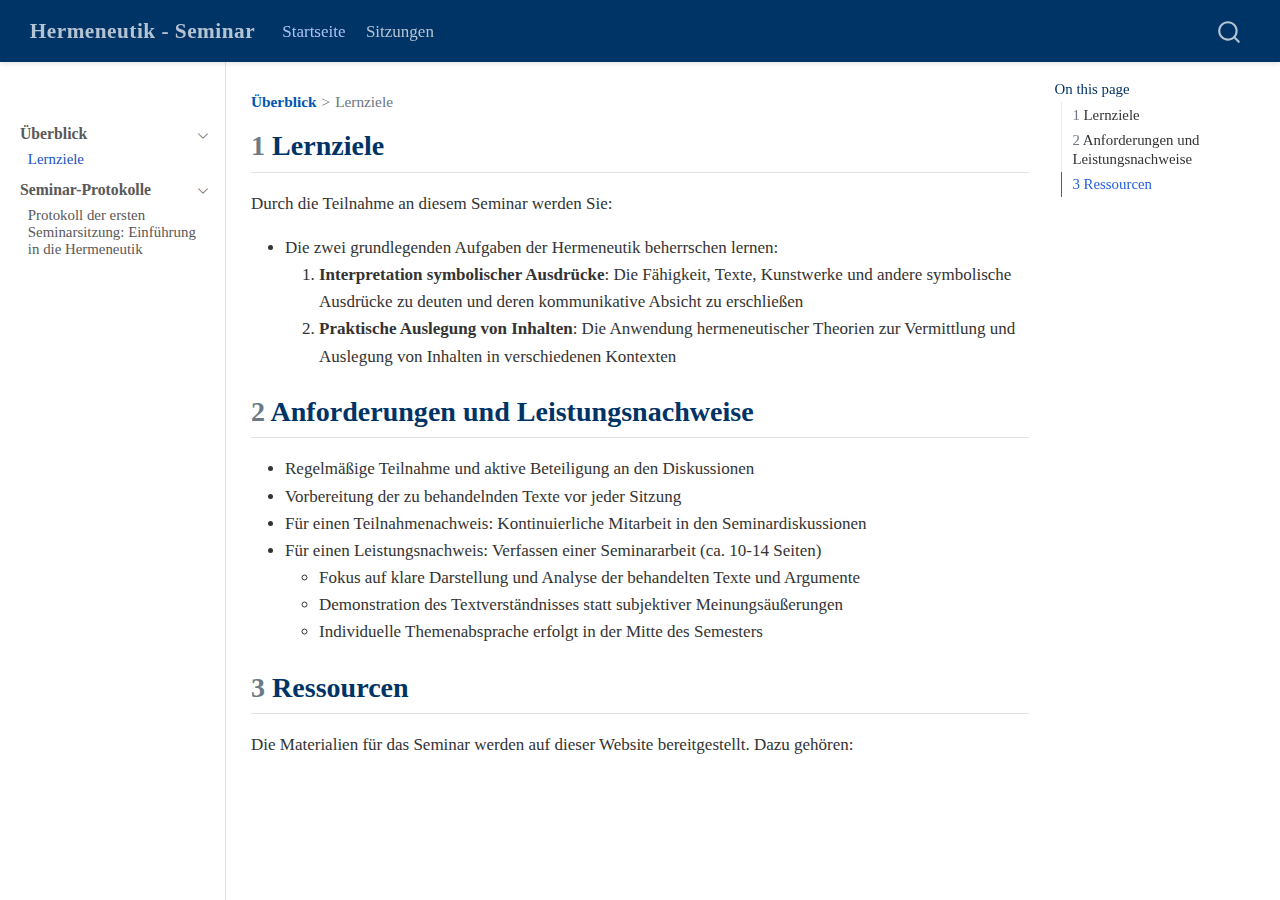
<file: index.html>
<!DOCTYPE html>
<html xmlns="http://www.w3.org/1999/xhtml" lang="en" xml:lang="en"><head>

<meta charset="utf-8">
<meta name="generator" content="quarto-1.7.27">

<meta name="viewport" content="width=device-width, initial-scale=1.0, user-scalable=yes">


<title>Hermeneutik - Seminar</title>
<style>
code{white-space: pre-wrap;}
span.smallcaps{font-variant: small-caps;}
div.columns{display: flex; gap: min(4vw, 1.5em);}
div.column{flex: auto; overflow-x: auto;}
div.hanging-indent{margin-left: 1.5em; text-indent: -1.5em;}
ul.task-list{list-style: none;}
ul.task-list li input[type="checkbox"] {
  width: 0.8em;
  margin: 0 0.8em 0.2em -1em; /* quarto-specific, see https://github.com/quarto-dev/quarto-cli/issues/4556 */ 
  vertical-align: middle;
}
</style>


<script src="site_libs/quarto-nav/quarto-nav.js"></script>
<script src="site_libs/quarto-nav/headroom.min.js"></script>
<script src="site_libs/clipboard/clipboard.min.js"></script>
<script src="site_libs/quarto-search/autocomplete.umd.js"></script>
<script src="site_libs/quarto-search/fuse.min.js"></script>
<script src="site_libs/quarto-search/quarto-search.js"></script>
<meta name="quarto:offset" content="./">
<script src="site_libs/quarto-html/quarto.js" type="module"></script>
<script src="site_libs/quarto-html/tabsets/tabsets.js" type="module"></script>
<script src="site_libs/quarto-html/popper.min.js"></script>
<script src="site_libs/quarto-html/tippy.umd.min.js"></script>
<script src="site_libs/quarto-html/anchor.min.js"></script>
<link href="site_libs/quarto-html/tippy.css" rel="stylesheet">
<link href="site_libs/quarto-html/quarto-syntax-highlighting-985aa47af68dae11cd4d235c71fb941e.css" rel="stylesheet" id="quarto-text-highlighting-styles">
<script src="site_libs/bootstrap/bootstrap.min.js"></script>
<link href="site_libs/bootstrap/bootstrap-icons.css" rel="stylesheet">
<link href="site_libs/bootstrap/bootstrap-c4572bba955169976dde0fab732ab8ef.min.css" rel="stylesheet" append-hash="true" id="quarto-bootstrap" data-mode="light">
<script id="quarto-search-options" type="application/json">{
  "location": "navbar",
  "copy-button": false,
  "collapse-after": 3,
  "panel-placement": "end",
  "type": "overlay",
  "limit": 50,
  "keyboard-shortcut": [
    "f",
    "/",
    "s"
  ],
  "show-item-context": false,
  "language": {
    "search-no-results-text": "No results",
    "search-matching-documents-text": "matching documents",
    "search-copy-link-title": "Copy link to search",
    "search-hide-matches-text": "Hide additional matches",
    "search-more-match-text": "more match in this document",
    "search-more-matches-text": "more matches in this document",
    "search-clear-button-title": "Clear",
    "search-text-placeholder": "",
    "search-detached-cancel-button-title": "Cancel",
    "search-submit-button-title": "Submit",
    "search-label": "Search"
  }
}</script>


<link rel="stylesheet" href="styles.css">
</head>

<body class="nav-sidebar docked nav-fixed quarto-light">

<div id="quarto-search-results"></div>
  <header id="quarto-header" class="headroom fixed-top">
    <nav class="navbar navbar-expand-lg " data-bs-theme="dark">
      <div class="navbar-container container-fluid">
      <div class="navbar-brand-container mx-auto">
    <a class="navbar-brand" href="./index.html">
    <span class="navbar-title">Hermeneutik - Seminar</span>
    </a>
  </div>
            <div id="quarto-search" class="" title="Search"></div>
          <button class="navbar-toggler" type="button" data-bs-toggle="collapse" data-bs-target="#navbarCollapse" aria-controls="navbarCollapse" role="menu" aria-expanded="false" aria-label="Toggle navigation" onclick="if (window.quartoToggleHeadroom) { window.quartoToggleHeadroom(); }">
  <span class="navbar-toggler-icon"></span>
</button>
          <div class="collapse navbar-collapse" id="navbarCollapse">
            <ul class="navbar-nav navbar-nav-scroll me-auto">
  <li class="nav-item">
    <a class="nav-link active" href="./index.html" aria-current="page"> 
<span class="menu-text">Startseite</span></a>
  </li>  
  <li class="nav-item">
    <a class="nav-link" href="./sitzung.html"> 
<span class="menu-text">Sitzungen</span></a>
  </li>  
</ul>
          </div> <!-- /navcollapse -->
            <div class="quarto-navbar-tools">
</div>
      </div> <!-- /container-fluid -->
    </nav>
  <nav class="quarto-secondary-nav">
    <div class="container-fluid d-flex">
      <button type="button" class="quarto-btn-toggle btn" data-bs-toggle="collapse" role="button" data-bs-target=".quarto-sidebar-collapse-item" aria-controls="quarto-sidebar" aria-expanded="false" aria-label="Toggle sidebar navigation" onclick="if (window.quartoToggleHeadroom) { window.quartoToggleHeadroom(); }">
        <i class="bi bi-layout-text-sidebar-reverse"></i>
      </button>
        <nav class="quarto-page-breadcrumbs" aria-label="breadcrumb"><ol class="breadcrumb"><li class="breadcrumb-item"><a href="./index.html"><strong>Überblick</strong></a></li><li class="breadcrumb-item"><a href="./index.html">Lernziele</a></li></ol></nav>
        <a class="flex-grow-1" role="navigation" data-bs-toggle="collapse" data-bs-target=".quarto-sidebar-collapse-item" aria-controls="quarto-sidebar" aria-expanded="false" aria-label="Toggle sidebar navigation" onclick="if (window.quartoToggleHeadroom) { window.quartoToggleHeadroom(); }">      
        </a>
      <button type="button" class="btn quarto-search-button" aria-label="Search" onclick="window.quartoOpenSearch();">
        <i class="bi bi-search"></i>
      </button>
    </div>
  </nav>
</header>
<!-- content -->
<div id="quarto-content" class="quarto-container page-columns page-rows-contents page-layout-article page-navbar">
<!-- sidebar -->
  <nav id="quarto-sidebar" class="sidebar collapse collapse-horizontal quarto-sidebar-collapse-item sidebar-navigation docked overflow-auto">
        <div class="mt-2 flex-shrink-0 align-items-center">
        <div class="sidebar-search">
        <div id="quarto-search" class="" title="Search"></div>
        </div>
        </div>
    <div class="sidebar-menu-container"> 
    <ul class="list-unstyled mt-1">
        <li class="sidebar-item sidebar-item-section">
      <div class="sidebar-item-container"> 
            <a class="sidebar-item-text sidebar-link text-start" data-bs-toggle="collapse" data-bs-target="#quarto-sidebar-section-1" role="navigation" aria-expanded="true">
 <span class="menu-text"><strong>Überblick</strong></span></a>
          <a class="sidebar-item-toggle text-start" data-bs-toggle="collapse" data-bs-target="#quarto-sidebar-section-1" role="navigation" aria-expanded="true" aria-label="Toggle section">
            <i class="bi bi-chevron-right ms-2"></i>
          </a> 
      </div>
      <ul id="quarto-sidebar-section-1" class="collapse list-unstyled sidebar-section depth1 show">  
          <li class="sidebar-item">
  <div class="sidebar-item-container"> 
  <a href="./index.html" class="sidebar-item-text sidebar-link active">
 <span class="menu-text">Lernziele</span></a>
  </div>
</li>
      </ul>
  </li>
        <li class="sidebar-item sidebar-item-section">
      <div class="sidebar-item-container"> 
            <a class="sidebar-item-text sidebar-link text-start" data-bs-toggle="collapse" data-bs-target="#quarto-sidebar-section-2" role="navigation" aria-expanded="true">
 <span class="menu-text"><strong>Seminar-Protokolle</strong></span></a>
          <a class="sidebar-item-toggle text-start" data-bs-toggle="collapse" data-bs-target="#quarto-sidebar-section-2" role="navigation" aria-expanded="true" aria-label="Toggle section">
            <i class="bi bi-chevron-right ms-2"></i>
          </a> 
      </div>
      <ul id="quarto-sidebar-section-2" class="collapse list-unstyled sidebar-section depth1 show">  
          <li class="sidebar-item">
  <div class="sidebar-item-container"> 
  <a href="./sitzung.html" class="sidebar-item-text sidebar-link">
 <span class="menu-text">Protokoll der ersten Seminarsitzung: Einführung in die Hermeneutik</span></a>
  </div>
</li>
      </ul>
  </li>
    </ul>
    </div>
</nav>
<div id="quarto-sidebar-glass" class="quarto-sidebar-collapse-item" data-bs-toggle="collapse" data-bs-target=".quarto-sidebar-collapse-item"></div>
<!-- margin-sidebar -->
    <div id="quarto-margin-sidebar" class="sidebar margin-sidebar">
        <nav id="TOC" role="doc-toc" class="toc-active">
    <h2 id="toc-title">On this page</h2>
   
  <ul>
  <li><a href="#lernziele" id="toc-lernziele" class="nav-link active" data-scroll-target="#lernziele"><span class="header-section-number">1</span> Lernziele</a></li>
  <li><a href="#anforderungen-und-leistungsnachweise" id="toc-anforderungen-und-leistungsnachweise" class="nav-link" data-scroll-target="#anforderungen-und-leistungsnachweise"><span class="header-section-number">2</span> Anforderungen und Leistungsnachweise</a></li>
  <li><a href="#ressourcen" id="toc-ressourcen" class="nav-link" data-scroll-target="#ressourcen"><span class="header-section-number">3</span> Ressourcen</a></li>
  </ul>
</nav>
    </div>
<!-- main -->
<main class="content" id="quarto-document-content"><header id="title-block-header" class="quarto-title-block"><nav class="quarto-page-breadcrumbs quarto-title-breadcrumbs d-none d-lg-block" aria-label="breadcrumb"><ol class="breadcrumb"><li class="breadcrumb-item"><a href="./index.html"><strong>Überblick</strong></a></li><li class="breadcrumb-item"><a href="./index.html">Lernziele</a></li></ol></nav></header>




<section id="lernziele" class="level2" data-number="1">
<h2 data-number="1" class="anchored" data-anchor-id="lernziele"><span class="header-section-number">1</span> Lernziele</h2>
<p>Durch die Teilnahme an diesem Seminar werden Sie:</p>
<ul>
<li>Die zwei grundlegenden Aufgaben der Hermeneutik beherrschen lernen:
<ol type="1">
<li><strong>Interpretation symbolischer Ausdrücke</strong>: Die Fähigkeit, Texte, Kunstwerke und andere symbolische Ausdrücke zu deuten und deren kommunikative Absicht zu erschließen</li>
<li><strong>Praktische Auslegung von Inhalten</strong>: Die Anwendung hermeneutischer Theorien zur Vermittlung und Auslegung von Inhalten in verschiedenen Kontexten</li>
</ol></li>
</ul>
</section>
<section id="anforderungen-und-leistungsnachweise" class="level2" data-number="2">
<h2 data-number="2" class="anchored" data-anchor-id="anforderungen-und-leistungsnachweise"><span class="header-section-number">2</span> Anforderungen und Leistungsnachweise</h2>
<ul>
<li>Regelmäßige Teilnahme und aktive Beteiligung an den Diskussionen</li>
<li>Vorbereitung der zu behandelnden Texte vor jeder Sitzung</li>
<li>Für einen Teilnahmenachweis: Kontinuierliche Mitarbeit in den Seminardiskussionen</li>
<li>Für einen Leistungsnachweis: Verfassen einer Seminararbeit (ca. 10-14 Seiten)
<ul>
<li>Fokus auf klare Darstellung und Analyse der behandelten Texte und Argumente</li>
<li>Demonstration des Textverständnisses statt subjektiver Meinungsäußerungen</li>
<li>Individuelle Themenabsprache erfolgt in der Mitte des Semesters</li>
</ul></li>
</ul>
</section>
<section id="ressourcen" class="level2" data-number="3">
<h2 data-number="3" class="anchored" data-anchor-id="ressourcen"><span class="header-section-number">3</span> Ressourcen</h2>
<p>Die Materialien für das Seminar werden auf dieser Website bereitgestellt. Dazu gehören:</p>


</section>

</main> <!-- /main -->
<script id="quarto-html-after-body" type="application/javascript">
  window.document.addEventListener("DOMContentLoaded", function (event) {
    const icon = "";
    const anchorJS = new window.AnchorJS();
    anchorJS.options = {
      placement: 'right',
      icon: icon
    };
    anchorJS.add('.anchored');
    const isCodeAnnotation = (el) => {
      for (const clz of el.classList) {
        if (clz.startsWith('code-annotation-')) {                     
          return true;
        }
      }
      return false;
    }
    const onCopySuccess = function(e) {
      // button target
      const button = e.trigger;
      // don't keep focus
      button.blur();
      // flash "checked"
      button.classList.add('code-copy-button-checked');
      var currentTitle = button.getAttribute("title");
      button.setAttribute("title", "Copied!");
      let tooltip;
      if (window.bootstrap) {
        button.setAttribute("data-bs-toggle", "tooltip");
        button.setAttribute("data-bs-placement", "left");
        button.setAttribute("data-bs-title", "Copied!");
        tooltip = new bootstrap.Tooltip(button, 
          { trigger: "manual", 
            customClass: "code-copy-button-tooltip",
            offset: [0, -8]});
        tooltip.show();    
      }
      setTimeout(function() {
        if (tooltip) {
          tooltip.hide();
          button.removeAttribute("data-bs-title");
          button.removeAttribute("data-bs-toggle");
          button.removeAttribute("data-bs-placement");
        }
        button.setAttribute("title", currentTitle);
        button.classList.remove('code-copy-button-checked');
      }, 1000);
      // clear code selection
      e.clearSelection();
    }
    const getTextToCopy = function(trigger) {
        const codeEl = trigger.previousElementSibling.cloneNode(true);
        for (const childEl of codeEl.children) {
          if (isCodeAnnotation(childEl)) {
            childEl.remove();
          }
        }
        return codeEl.innerText;
    }
    const clipboard = new window.ClipboardJS('.code-copy-button:not([data-in-quarto-modal])', {
      text: getTextToCopy
    });
    clipboard.on('success', onCopySuccess);
    if (window.document.getElementById('quarto-embedded-source-code-modal')) {
      const clipboardModal = new window.ClipboardJS('.code-copy-button[data-in-quarto-modal]', {
        text: getTextToCopy,
        container: window.document.getElementById('quarto-embedded-source-code-modal')
      });
      clipboardModal.on('success', onCopySuccess);
    }
      var localhostRegex = new RegExp(/^(?:http|https):\/\/localhost\:?[0-9]*\//);
      var mailtoRegex = new RegExp(/^mailto:/);
        var filterRegex = new RegExp("https:\/\/grasshoff\.github\.io\/hermeneutik\/");
      var isInternal = (href) => {
          return filterRegex.test(href) || localhostRegex.test(href) || mailtoRegex.test(href);
      }
      // Inspect non-navigation links and adorn them if external
     var links = window.document.querySelectorAll('a[href]:not(.nav-link):not(.navbar-brand):not(.toc-action):not(.sidebar-link):not(.sidebar-item-toggle):not(.pagination-link):not(.no-external):not([aria-hidden]):not(.dropdown-item):not(.quarto-navigation-tool):not(.about-link)');
      for (var i=0; i<links.length; i++) {
        const link = links[i];
        if (!isInternal(link.href)) {
          // undo the damage that might have been done by quarto-nav.js in the case of
          // links that we want to consider external
          if (link.dataset.originalHref !== undefined) {
            link.href = link.dataset.originalHref;
          }
            // target, if specified
            link.setAttribute("target", "_blank");
            if (link.getAttribute("rel") === null) {
              link.setAttribute("rel", "noopener");
            }
        }
      }
    function tippyHover(el, contentFn, onTriggerFn, onUntriggerFn) {
      const config = {
        allowHTML: true,
        maxWidth: 500,
        delay: 100,
        arrow: false,
        appendTo: function(el) {
            return el.parentElement;
        },
        interactive: true,
        interactiveBorder: 10,
        theme: 'quarto',
        placement: 'bottom-start',
      };
      if (contentFn) {
        config.content = contentFn;
      }
      if (onTriggerFn) {
        config.onTrigger = onTriggerFn;
      }
      if (onUntriggerFn) {
        config.onUntrigger = onUntriggerFn;
      }
      window.tippy(el, config); 
    }
    const noterefs = window.document.querySelectorAll('a[role="doc-noteref"]');
    for (var i=0; i<noterefs.length; i++) {
      const ref = noterefs[i];
      tippyHover(ref, function() {
        // use id or data attribute instead here
        let href = ref.getAttribute('data-footnote-href') || ref.getAttribute('href');
        try { href = new URL(href).hash; } catch {}
        const id = href.replace(/^#\/?/, "");
        const note = window.document.getElementById(id);
        if (note) {
          return note.innerHTML;
        } else {
          return "";
        }
      });
    }
    const xrefs = window.document.querySelectorAll('a.quarto-xref');
    const processXRef = (id, note) => {
      // Strip column container classes
      const stripColumnClz = (el) => {
        el.classList.remove("page-full", "page-columns");
        if (el.children) {
          for (const child of el.children) {
            stripColumnClz(child);
          }
        }
      }
      stripColumnClz(note)
      if (id === null || id.startsWith('sec-')) {
        // Special case sections, only their first couple elements
        const container = document.createElement("div");
        if (note.children && note.children.length > 2) {
          container.appendChild(note.children[0].cloneNode(true));
          for (let i = 1; i < note.children.length; i++) {
            const child = note.children[i];
            if (child.tagName === "P" && child.innerText === "") {
              continue;
            } else {
              container.appendChild(child.cloneNode(true));
              break;
            }
          }
          if (window.Quarto?.typesetMath) {
            window.Quarto.typesetMath(container);
          }
          return container.innerHTML
        } else {
          if (window.Quarto?.typesetMath) {
            window.Quarto.typesetMath(note);
          }
          return note.innerHTML;
        }
      } else {
        // Remove any anchor links if they are present
        const anchorLink = note.querySelector('a.anchorjs-link');
        if (anchorLink) {
          anchorLink.remove();
        }
        if (window.Quarto?.typesetMath) {
          window.Quarto.typesetMath(note);
        }
        if (note.classList.contains("callout")) {
          return note.outerHTML;
        } else {
          return note.innerHTML;
        }
      }
    }
    for (var i=0; i<xrefs.length; i++) {
      const xref = xrefs[i];
      tippyHover(xref, undefined, function(instance) {
        instance.disable();
        let url = xref.getAttribute('href');
        let hash = undefined; 
        if (url.startsWith('#')) {
          hash = url;
        } else {
          try { hash = new URL(url).hash; } catch {}
        }
        if (hash) {
          const id = hash.replace(/^#\/?/, "");
          const note = window.document.getElementById(id);
          if (note !== null) {
            try {
              const html = processXRef(id, note.cloneNode(true));
              instance.setContent(html);
            } finally {
              instance.enable();
              instance.show();
            }
          } else {
            // See if we can fetch this
            fetch(url.split('#')[0])
            .then(res => res.text())
            .then(html => {
              const parser = new DOMParser();
              const htmlDoc = parser.parseFromString(html, "text/html");
              const note = htmlDoc.getElementById(id);
              if (note !== null) {
                const html = processXRef(id, note);
                instance.setContent(html);
              } 
            }).finally(() => {
              instance.enable();
              instance.show();
            });
          }
        } else {
          // See if we can fetch a full url (with no hash to target)
          // This is a special case and we should probably do some content thinning / targeting
          fetch(url)
          .then(res => res.text())
          .then(html => {
            const parser = new DOMParser();
            const htmlDoc = parser.parseFromString(html, "text/html");
            const note = htmlDoc.querySelector('main.content');
            if (note !== null) {
              // This should only happen for chapter cross references
              // (since there is no id in the URL)
              // remove the first header
              if (note.children.length > 0 && note.children[0].tagName === "HEADER") {
                note.children[0].remove();
              }
              const html = processXRef(null, note);
              instance.setContent(html);
            } 
          }).finally(() => {
            instance.enable();
            instance.show();
          });
        }
      }, function(instance) {
      });
    }
        let selectedAnnoteEl;
        const selectorForAnnotation = ( cell, annotation) => {
          let cellAttr = 'data-code-cell="' + cell + '"';
          let lineAttr = 'data-code-annotation="' +  annotation + '"';
          const selector = 'span[' + cellAttr + '][' + lineAttr + ']';
          return selector;
        }
        const selectCodeLines = (annoteEl) => {
          const doc = window.document;
          const targetCell = annoteEl.getAttribute("data-target-cell");
          const targetAnnotation = annoteEl.getAttribute("data-target-annotation");
          const annoteSpan = window.document.querySelector(selectorForAnnotation(targetCell, targetAnnotation));
          const lines = annoteSpan.getAttribute("data-code-lines").split(",");
          const lineIds = lines.map((line) => {
            return targetCell + "-" + line;
          })
          let top = null;
          let height = null;
          let parent = null;
          if (lineIds.length > 0) {
              //compute the position of the single el (top and bottom and make a div)
              const el = window.document.getElementById(lineIds[0]);
              top = el.offsetTop;
              height = el.offsetHeight;
              parent = el.parentElement.parentElement;
            if (lineIds.length > 1) {
              const lastEl = window.document.getElementById(lineIds[lineIds.length - 1]);
              const bottom = lastEl.offsetTop + lastEl.offsetHeight;
              height = bottom - top;
            }
            if (top !== null && height !== null && parent !== null) {
              // cook up a div (if necessary) and position it 
              let div = window.document.getElementById("code-annotation-line-highlight");
              if (div === null) {
                div = window.document.createElement("div");
                div.setAttribute("id", "code-annotation-line-highlight");
                div.style.position = 'absolute';
                parent.appendChild(div);
              }
              div.style.top = top - 2 + "px";
              div.style.height = height + 4 + "px";
              div.style.left = 0;
              let gutterDiv = window.document.getElementById("code-annotation-line-highlight-gutter");
              if (gutterDiv === null) {
                gutterDiv = window.document.createElement("div");
                gutterDiv.setAttribute("id", "code-annotation-line-highlight-gutter");
                gutterDiv.style.position = 'absolute';
                const codeCell = window.document.getElementById(targetCell);
                const gutter = codeCell.querySelector('.code-annotation-gutter');
                gutter.appendChild(gutterDiv);
              }
              gutterDiv.style.top = top - 2 + "px";
              gutterDiv.style.height = height + 4 + "px";
            }
            selectedAnnoteEl = annoteEl;
          }
        };
        const unselectCodeLines = () => {
          const elementsIds = ["code-annotation-line-highlight", "code-annotation-line-highlight-gutter"];
          elementsIds.forEach((elId) => {
            const div = window.document.getElementById(elId);
            if (div) {
              div.remove();
            }
          });
          selectedAnnoteEl = undefined;
        };
          // Handle positioning of the toggle
      window.addEventListener(
        "resize",
        throttle(() => {
          elRect = undefined;
          if (selectedAnnoteEl) {
            selectCodeLines(selectedAnnoteEl);
          }
        }, 10)
      );
      function throttle(fn, ms) {
      let throttle = false;
      let timer;
        return (...args) => {
          if(!throttle) { // first call gets through
              fn.apply(this, args);
              throttle = true;
          } else { // all the others get throttled
              if(timer) clearTimeout(timer); // cancel #2
              timer = setTimeout(() => {
                fn.apply(this, args);
                timer = throttle = false;
              }, ms);
          }
        };
      }
        // Attach click handler to the DT
        const annoteDls = window.document.querySelectorAll('dt[data-target-cell]');
        for (const annoteDlNode of annoteDls) {
          annoteDlNode.addEventListener('click', (event) => {
            const clickedEl = event.target;
            if (clickedEl !== selectedAnnoteEl) {
              unselectCodeLines();
              const activeEl = window.document.querySelector('dt[data-target-cell].code-annotation-active');
              if (activeEl) {
                activeEl.classList.remove('code-annotation-active');
              }
              selectCodeLines(clickedEl);
              clickedEl.classList.add('code-annotation-active');
            } else {
              // Unselect the line
              unselectCodeLines();
              clickedEl.classList.remove('code-annotation-active');
            }
          });
        }
    const findCites = (el) => {
      const parentEl = el.parentElement;
      if (parentEl) {
        const cites = parentEl.dataset.cites;
        if (cites) {
          return {
            el,
            cites: cites.split(' ')
          };
        } else {
          return findCites(el.parentElement)
        }
      } else {
        return undefined;
      }
    };
    var bibliorefs = window.document.querySelectorAll('a[role="doc-biblioref"]');
    for (var i=0; i<bibliorefs.length; i++) {
      const ref = bibliorefs[i];
      const citeInfo = findCites(ref);
      if (citeInfo) {
        tippyHover(citeInfo.el, function() {
          var popup = window.document.createElement('div');
          citeInfo.cites.forEach(function(cite) {
            var citeDiv = window.document.createElement('div');
            citeDiv.classList.add('hanging-indent');
            citeDiv.classList.add('csl-entry');
            var biblioDiv = window.document.getElementById('ref-' + cite);
            if (biblioDiv) {
              citeDiv.innerHTML = biblioDiv.innerHTML;
            }
            popup.appendChild(citeDiv);
          });
          return popup.innerHTML;
        });
      }
    }
  });
  </script>
</div> <!-- /content -->




</body></html>
</file>
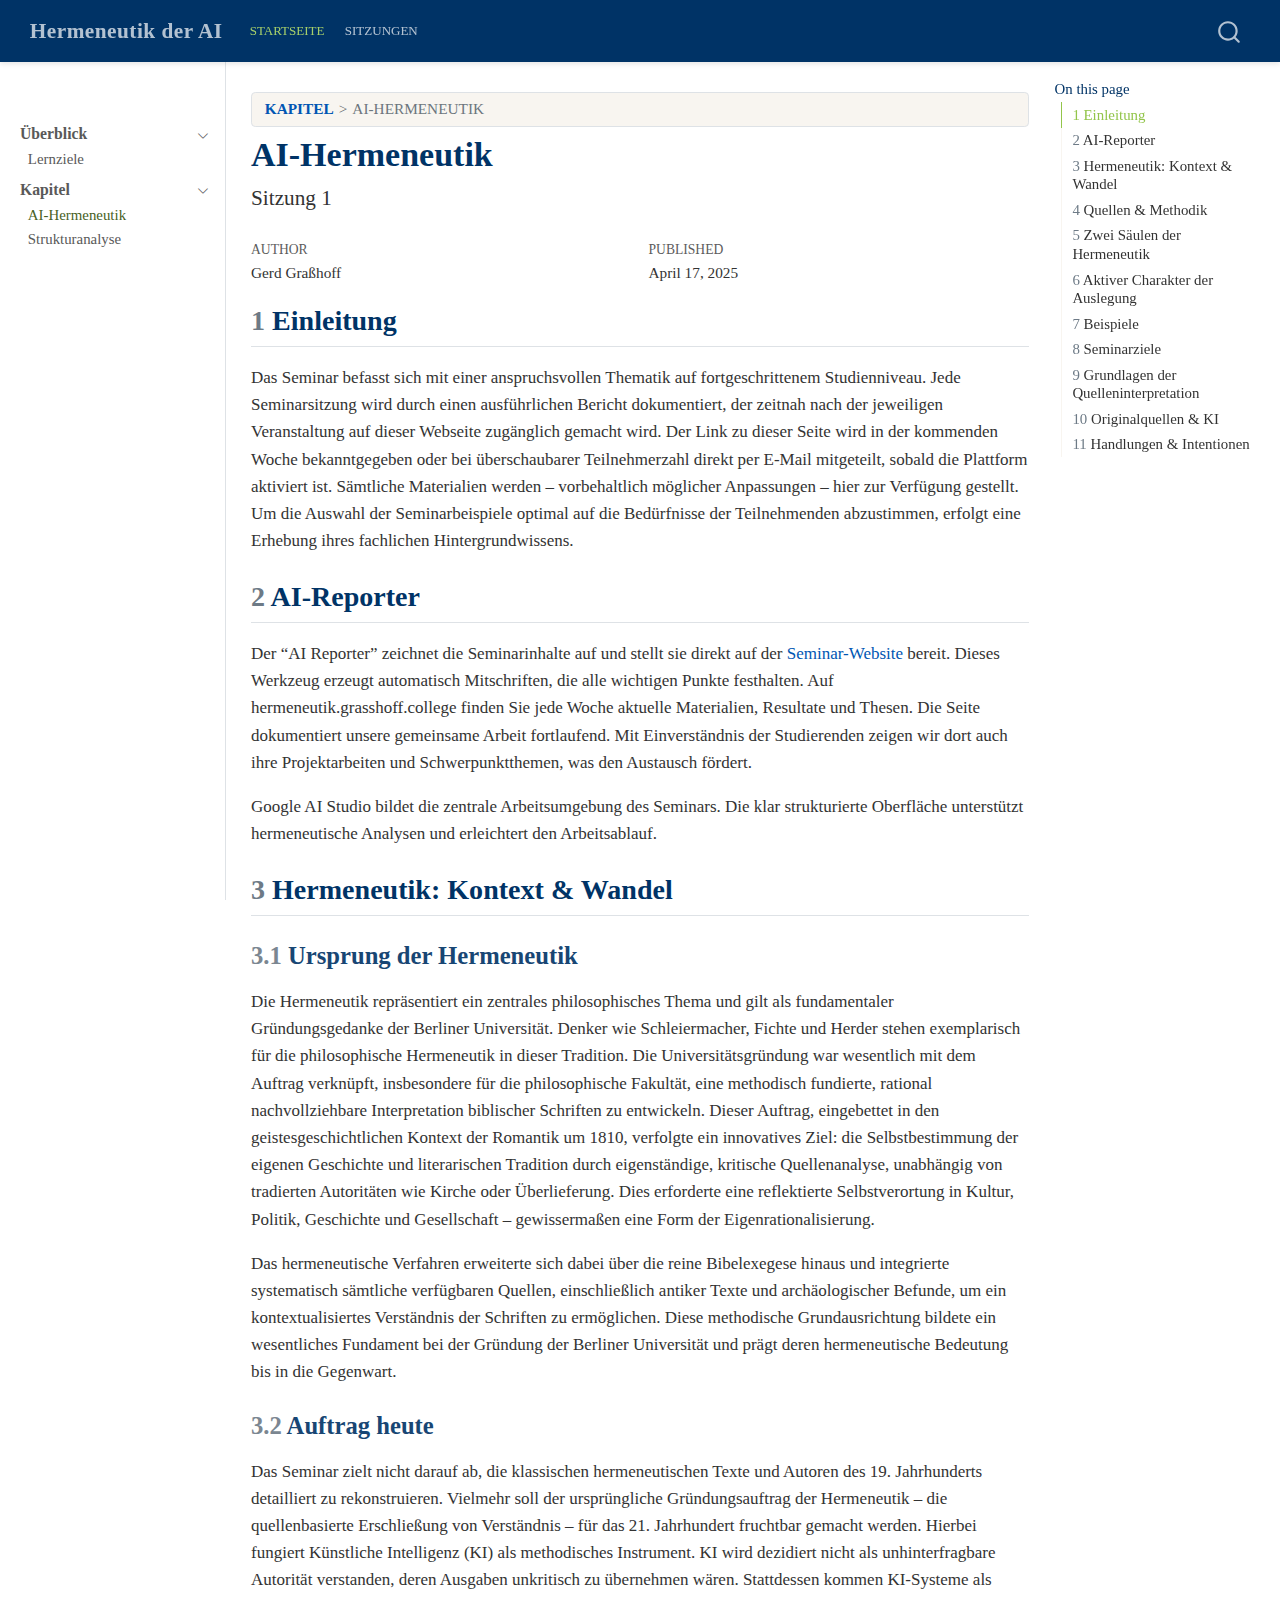
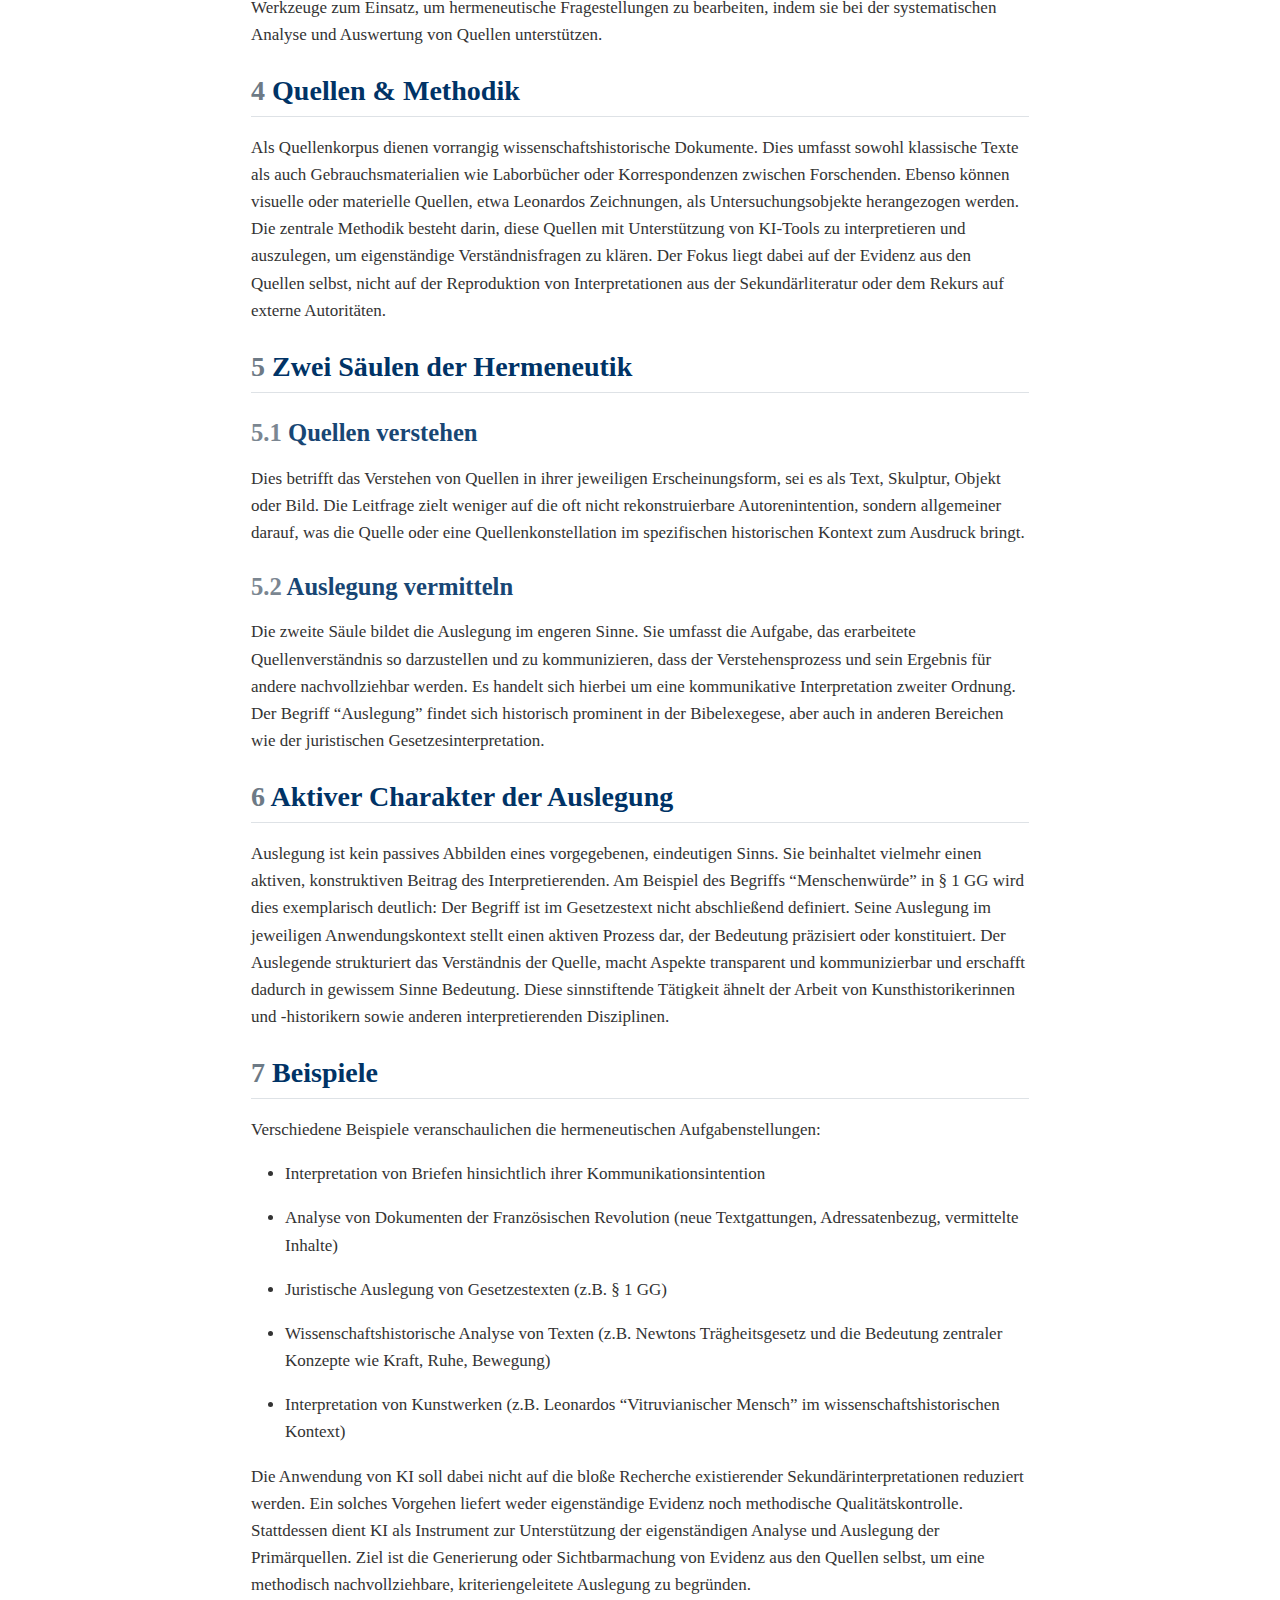
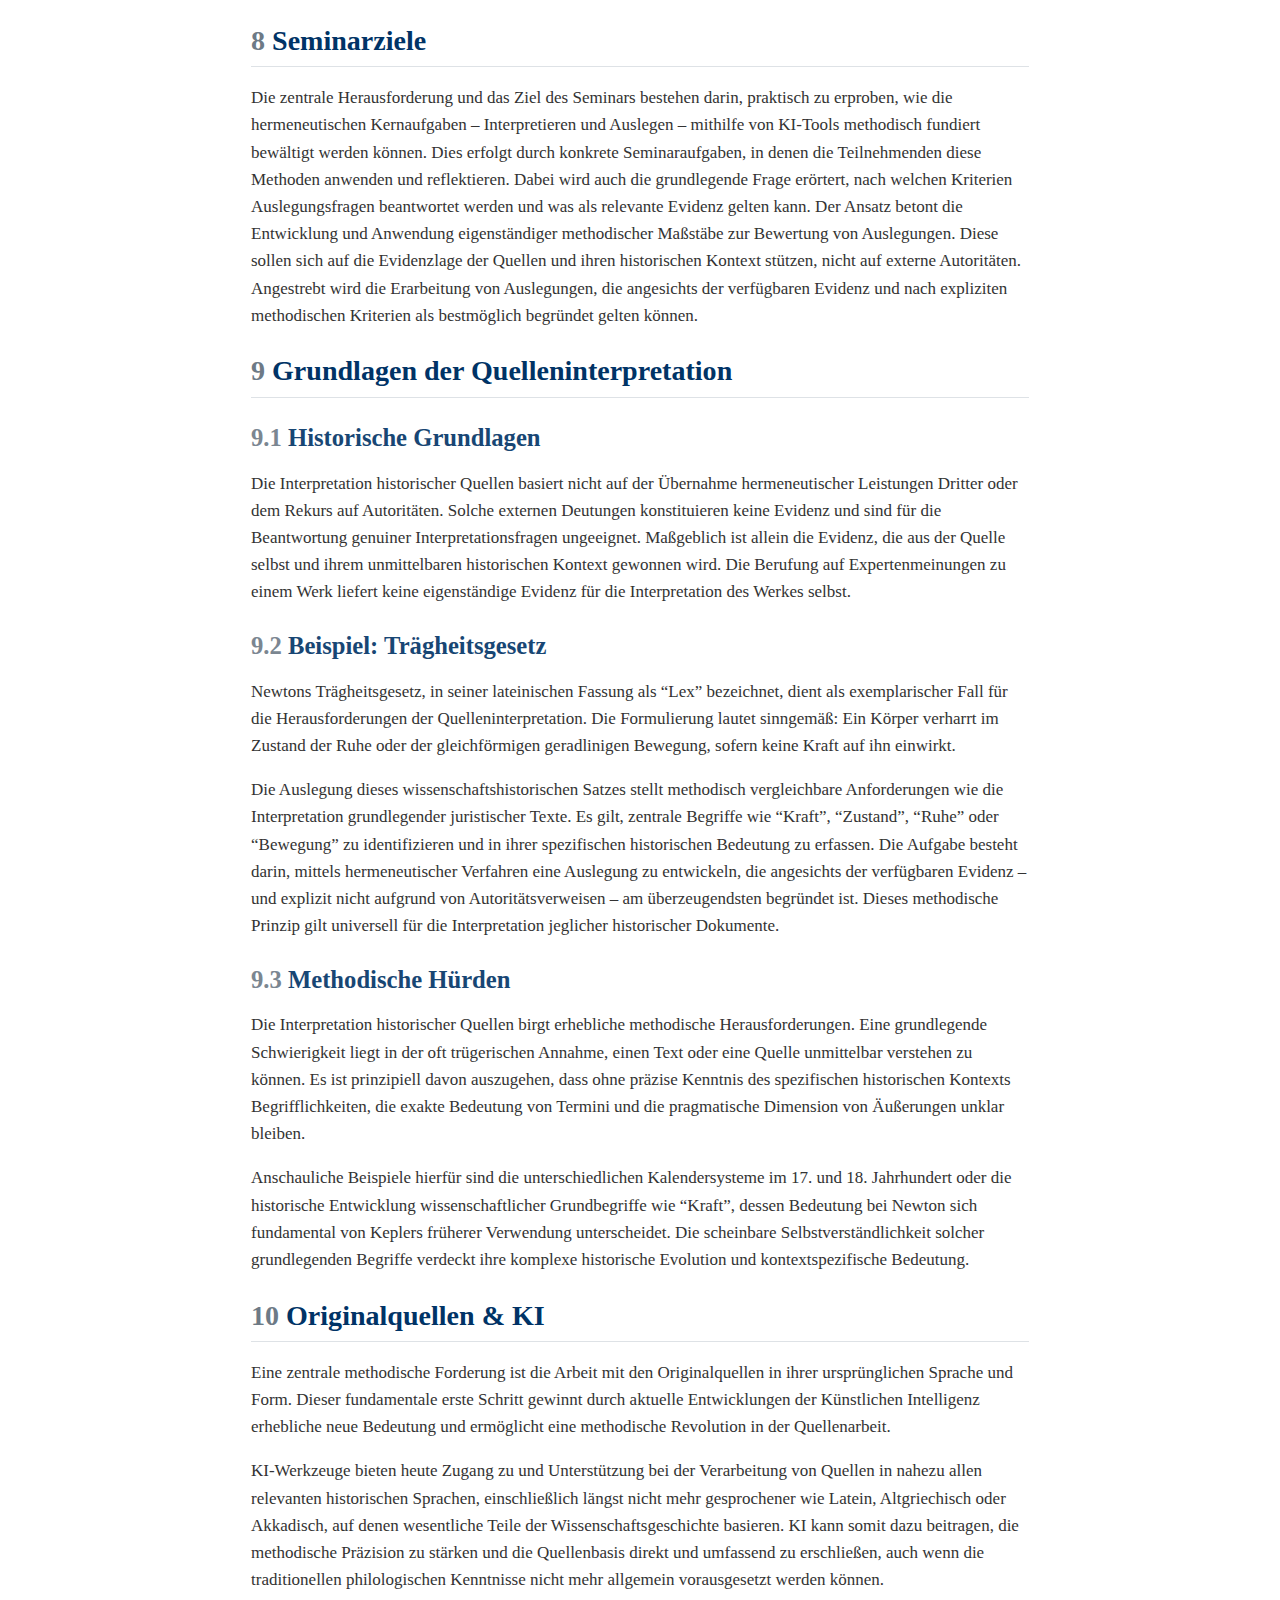
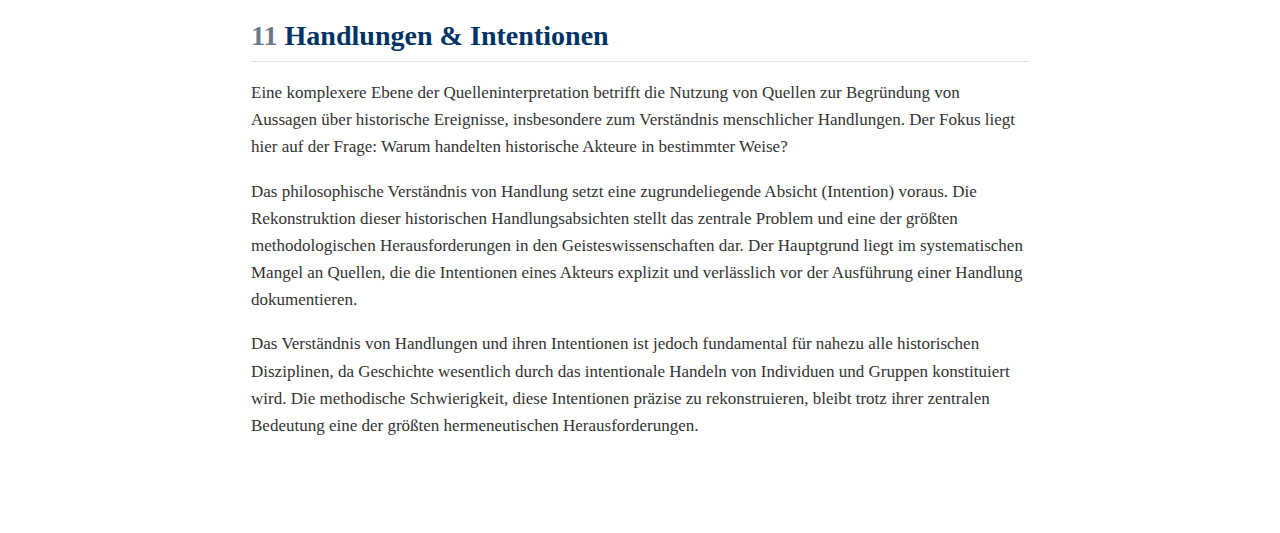
<file: SeminarHerm1.html>
<!DOCTYPE html>
<html xmlns="http://www.w3.org/1999/xhtml" lang="en" xml:lang="en"><head>

<meta charset="utf-8">
<meta name="generator" content="quarto-1.7.27">

<meta name="viewport" content="width=device-width, initial-scale=1.0, user-scalable=yes">

<meta name="author" content="Gerd Graßhoff">
<meta name="dcterms.date" content="2025-04-17">

<title>AI-Hermeneutik – Hermeneutik der AI</title>
<style>
code{white-space: pre-wrap;}
span.smallcaps{font-variant: small-caps;}
div.columns{display: flex; gap: min(4vw, 1.5em);}
div.column{flex: auto; overflow-x: auto;}
div.hanging-indent{margin-left: 1.5em; text-indent: -1.5em;}
ul.task-list{list-style: none;}
ul.task-list li input[type="checkbox"] {
  width: 0.8em;
  margin: 0 0.8em 0.2em -1em; /* quarto-specific, see https://github.com/quarto-dev/quarto-cli/issues/4556 */ 
  vertical-align: middle;
}
</style>


<script src="site_libs/quarto-nav/quarto-nav.js"></script>
<script src="site_libs/quarto-nav/headroom.min.js"></script>
<script src="site_libs/clipboard/clipboard.min.js"></script>
<script src="site_libs/quarto-search/autocomplete.umd.js"></script>
<script src="site_libs/quarto-search/fuse.min.js"></script>
<script src="site_libs/quarto-search/quarto-search.js"></script>
<meta name="quarto:offset" content="./">
<script src="site_libs/quarto-html/quarto.js" type="module"></script>
<script src="site_libs/quarto-html/tabsets/tabsets.js" type="module"></script>
<script src="site_libs/quarto-html/popper.min.js"></script>
<script src="site_libs/quarto-html/tippy.umd.min.js"></script>
<script src="site_libs/quarto-html/anchor.min.js"></script>
<link href="site_libs/quarto-html/tippy.css" rel="stylesheet">
<link href="site_libs/quarto-html/quarto-syntax-highlighting-985aa47af68dae11cd4d235c71fb941e.css" rel="stylesheet" id="quarto-text-highlighting-styles">
<script src="site_libs/bootstrap/bootstrap.min.js"></script>
<link href="site_libs/bootstrap/bootstrap-icons.css" rel="stylesheet">
<link href="site_libs/bootstrap/bootstrap-aa19ef07380ad6a73b944ccdc372786b.min.css" rel="stylesheet" append-hash="true" id="quarto-bootstrap" data-mode="light">
<script id="quarto-search-options" type="application/json">{
  "location": "navbar",
  "copy-button": false,
  "collapse-after": 3,
  "panel-placement": "end",
  "type": "overlay",
  "limit": 50,
  "keyboard-shortcut": [
    "f",
    "/",
    "s"
  ],
  "show-item-context": false,
  "language": {
    "search-no-results-text": "No results",
    "search-matching-documents-text": "matching documents",
    "search-copy-link-title": "Copy link to search",
    "search-hide-matches-text": "Hide additional matches",
    "search-more-match-text": "more match in this document",
    "search-more-matches-text": "more matches in this document",
    "search-clear-button-title": "Clear",
    "search-text-placeholder": "",
    "search-detached-cancel-button-title": "Cancel",
    "search-submit-button-title": "Submit",
    "search-label": "Search"
  }
}</script>


<link rel="stylesheet" href="styles.css">
</head>

<body class="nav-sidebar docked nav-fixed quarto-light">

<div id="quarto-search-results"></div>
  <header id="quarto-header" class="headroom fixed-top">
    <nav class="navbar navbar-expand-lg " data-bs-theme="dark">
      <div class="navbar-container container-fluid">
      <div class="navbar-brand-container mx-auto">
    <a class="navbar-brand" href="./index.html">
    <span class="navbar-title">Hermeneutik der AI</span>
    </a>
  </div>
            <div id="quarto-search" class="" title="Search"></div>
          <button class="navbar-toggler" type="button" data-bs-toggle="collapse" data-bs-target="#navbarCollapse" aria-controls="navbarCollapse" role="menu" aria-expanded="false" aria-label="Toggle navigation" onclick="if (window.quartoToggleHeadroom) { window.quartoToggleHeadroom(); }">
  <span class="navbar-toggler-icon"></span>
</button>
          <div class="collapse navbar-collapse" id="navbarCollapse">
            <ul class="navbar-nav navbar-nav-scroll me-auto">
  <li class="nav-item">
    <a class="nav-link active" href="./index.html" aria-current="page"> 
<span class="menu-text">Startseite</span></a>
  </li>  
  <li class="nav-item">
    <a class="nav-link" href="./sitzung.html"> 
<span class="menu-text">Sitzungen</span></a>
  </li>  
</ul>
          </div> <!-- /navcollapse -->
            <div class="quarto-navbar-tools">
</div>
      </div> <!-- /container-fluid -->
    </nav>
  <nav class="quarto-secondary-nav">
    <div class="container-fluid d-flex">
      <button type="button" class="quarto-btn-toggle btn" data-bs-toggle="collapse" role="button" data-bs-target=".quarto-sidebar-collapse-item" aria-controls="quarto-sidebar" aria-expanded="false" aria-label="Toggle sidebar navigation" onclick="if (window.quartoToggleHeadroom) { window.quartoToggleHeadroom(); }">
        <i class="bi bi-layout-text-sidebar-reverse"></i>
      </button>
        <nav class="quarto-page-breadcrumbs" aria-label="breadcrumb"><ol class="breadcrumb"><li class="breadcrumb-item"><a href="./SeminarHerm1.html"><strong>Kapitel</strong></a></li><li class="breadcrumb-item"><a href="./SeminarHerm1.html">AI-Hermeneutik</a></li></ol></nav>
        <a class="flex-grow-1" role="navigation" data-bs-toggle="collapse" data-bs-target=".quarto-sidebar-collapse-item" aria-controls="quarto-sidebar" aria-expanded="false" aria-label="Toggle sidebar navigation" onclick="if (window.quartoToggleHeadroom) { window.quartoToggleHeadroom(); }">      
        </a>
      <button type="button" class="btn quarto-search-button" aria-label="Search" onclick="window.quartoOpenSearch();">
        <i class="bi bi-search"></i>
      </button>
    </div>
  </nav>
</header>
<!-- content -->
<div id="quarto-content" class="quarto-container page-columns page-rows-contents page-layout-article page-navbar">
<!-- sidebar -->
  <nav id="quarto-sidebar" class="sidebar collapse collapse-horizontal quarto-sidebar-collapse-item sidebar-navigation docked overflow-auto">
        <div class="mt-2 flex-shrink-0 align-items-center">
        <div class="sidebar-search">
        <div id="quarto-search" class="" title="Search"></div>
        </div>
        </div>
    <div class="sidebar-menu-container"> 
    <ul class="list-unstyled mt-1">
        <li class="sidebar-item sidebar-item-section">
      <div class="sidebar-item-container"> 
            <a class="sidebar-item-text sidebar-link text-start" data-bs-toggle="collapse" data-bs-target="#quarto-sidebar-section-1" role="navigation" aria-expanded="true">
 <span class="menu-text"><strong>Überblick</strong></span></a>
          <a class="sidebar-item-toggle text-start" data-bs-toggle="collapse" data-bs-target="#quarto-sidebar-section-1" role="navigation" aria-expanded="true" aria-label="Toggle section">
            <i class="bi bi-chevron-right ms-2"></i>
          </a> 
      </div>
      <ul id="quarto-sidebar-section-1" class="collapse list-unstyled sidebar-section depth1 show">  
          <li class="sidebar-item">
  <div class="sidebar-item-container"> 
  <a href="./index.html" class="sidebar-item-text sidebar-link">
 <span class="menu-text">Lernziele</span></a>
  </div>
</li>
      </ul>
  </li>
        <li class="sidebar-item sidebar-item-section">
      <div class="sidebar-item-container"> 
            <a class="sidebar-item-text sidebar-link text-start" data-bs-toggle="collapse" data-bs-target="#quarto-sidebar-section-2" role="navigation" aria-expanded="true">
 <span class="menu-text"><strong>Kapitel</strong></span></a>
          <a class="sidebar-item-toggle text-start" data-bs-toggle="collapse" data-bs-target="#quarto-sidebar-section-2" role="navigation" aria-expanded="true" aria-label="Toggle section">
            <i class="bi bi-chevron-right ms-2"></i>
          </a> 
      </div>
      <ul id="quarto-sidebar-section-2" class="collapse list-unstyled sidebar-section depth1 show">  
          <li class="sidebar-item">
  <div class="sidebar-item-container"> 
  <a href="./SeminarHerm1.html" class="sidebar-item-text sidebar-link active">
 <span class="menu-text">AI-Hermeneutik</span></a>
  </div>
</li>
          <li class="sidebar-item">
  <div class="sidebar-item-container"> 
  <a href="./SeminarHerm2.html" class="sidebar-item-text sidebar-link">
 <span class="menu-text">Strukturanalyse</span></a>
  </div>
</li>
      </ul>
  </li>
    </ul>
    </div>
</nav>
<div id="quarto-sidebar-glass" class="quarto-sidebar-collapse-item" data-bs-toggle="collapse" data-bs-target=".quarto-sidebar-collapse-item"></div>
<!-- margin-sidebar -->
    <div id="quarto-margin-sidebar" class="sidebar margin-sidebar">
        <nav id="TOC" role="doc-toc" class="toc-active">
    <h2 id="toc-title">On this page</h2>
   
  <ul>
  <li><a href="#einleitung" id="toc-einleitung" class="nav-link active" data-scroll-target="#einleitung"><span class="header-section-number">1</span> Einleitung</a></li>
  <li><a href="#ai-reporter" id="toc-ai-reporter" class="nav-link" data-scroll-target="#ai-reporter"><span class="header-section-number">2</span> AI-Reporter</a></li>
  <li><a href="#hermeneutik-kontext-wandel" id="toc-hermeneutik-kontext-wandel" class="nav-link" data-scroll-target="#hermeneutik-kontext-wandel"><span class="header-section-number">3</span> Hermeneutik: Kontext &amp; Wandel</a>
  <ul class="collapse">
  <li><a href="#ursprung-der-hermeneutik" id="toc-ursprung-der-hermeneutik" class="nav-link" data-scroll-target="#ursprung-der-hermeneutik"><span class="header-section-number">3.1</span> Ursprung der Hermeneutik</a></li>
  <li><a href="#auftrag-heute" id="toc-auftrag-heute" class="nav-link" data-scroll-target="#auftrag-heute"><span class="header-section-number">3.2</span> Auftrag heute</a></li>
  </ul></li>
  <li><a href="#quellen-methodik" id="toc-quellen-methodik" class="nav-link" data-scroll-target="#quellen-methodik"><span class="header-section-number">4</span> Quellen &amp; Methodik</a></li>
  <li><a href="#zwei-säulen-der-hermeneutik" id="toc-zwei-säulen-der-hermeneutik" class="nav-link" data-scroll-target="#zwei-säulen-der-hermeneutik"><span class="header-section-number">5</span> Zwei Säulen der Hermeneutik</a>
  <ul class="collapse">
  <li><a href="#quellen-verstehen" id="toc-quellen-verstehen" class="nav-link" data-scroll-target="#quellen-verstehen"><span class="header-section-number">5.1</span> Quellen verstehen</a></li>
  <li><a href="#auslegung-vermitteln" id="toc-auslegung-vermitteln" class="nav-link" data-scroll-target="#auslegung-vermitteln"><span class="header-section-number">5.2</span> Auslegung vermitteln</a></li>
  </ul></li>
  <li><a href="#aktiver-charakter-der-auslegung" id="toc-aktiver-charakter-der-auslegung" class="nav-link" data-scroll-target="#aktiver-charakter-der-auslegung"><span class="header-section-number">6</span> Aktiver Charakter der Auslegung</a></li>
  <li><a href="#beispiele" id="toc-beispiele" class="nav-link" data-scroll-target="#beispiele"><span class="header-section-number">7</span> Beispiele</a></li>
  <li><a href="#seminarziele" id="toc-seminarziele" class="nav-link" data-scroll-target="#seminarziele"><span class="header-section-number">8</span> Seminarziele</a></li>
  <li><a href="#grundlagen-der-quelleninterpretation" id="toc-grundlagen-der-quelleninterpretation" class="nav-link" data-scroll-target="#grundlagen-der-quelleninterpretation"><span class="header-section-number">9</span> Grundlagen der Quelleninterpretation</a>
  <ul class="collapse">
  <li><a href="#historische-grundlagen" id="toc-historische-grundlagen" class="nav-link" data-scroll-target="#historische-grundlagen"><span class="header-section-number">9.1</span> Historische Grundlagen</a></li>
  <li><a href="#beispiel-trägheitsgesetz" id="toc-beispiel-trägheitsgesetz" class="nav-link" data-scroll-target="#beispiel-trägheitsgesetz"><span class="header-section-number">9.2</span> Beispiel: Trägheitsgesetz</a></li>
  <li><a href="#methodische-hürden" id="toc-methodische-hürden" class="nav-link" data-scroll-target="#methodische-hürden"><span class="header-section-number">9.3</span> Methodische Hürden</a></li>
  </ul></li>
  <li><a href="#originalquellen-ki" id="toc-originalquellen-ki" class="nav-link" data-scroll-target="#originalquellen-ki"><span class="header-section-number">10</span> Originalquellen &amp; KI</a></li>
  <li><a href="#handlungen-intentionen" id="toc-handlungen-intentionen" class="nav-link" data-scroll-target="#handlungen-intentionen"><span class="header-section-number">11</span> Handlungen &amp; Intentionen</a></li>
  </ul>
</nav>
    </div>
<!-- main -->
<main class="content" id="quarto-document-content">

<header id="title-block-header" class="quarto-title-block default"><nav class="quarto-page-breadcrumbs quarto-title-breadcrumbs d-none d-lg-block" aria-label="breadcrumb"><ol class="breadcrumb"><li class="breadcrumb-item"><a href="./SeminarHerm1.html"><strong>Kapitel</strong></a></li><li class="breadcrumb-item"><a href="./SeminarHerm1.html">AI-Hermeneutik</a></li></ol></nav>
<div class="quarto-title">
<h1 class="title">AI-Hermeneutik</h1>
<p class="subtitle lead">Sitzung 1</p>
</div>



<div class="quarto-title-meta">

    <div>
    <div class="quarto-title-meta-heading">Author</div>
    <div class="quarto-title-meta-contents">
             <p>Gerd Graßhoff </p>
          </div>
  </div>
    
    <div>
    <div class="quarto-title-meta-heading">Published</div>
    <div class="quarto-title-meta-contents">
      <p class="date">April 17, 2025</p>
    </div>
  </div>
  
    
  </div>
  


</header>


<section id="einleitung" class="level2" data-number="1">
<h2 data-number="1" class="anchored" data-anchor-id="einleitung"><span class="header-section-number">1</span> Einleitung</h2>
<p>Das Seminar befasst sich mit einer anspruchsvollen Thematik auf fortgeschrittenem Studienniveau. Jede Seminarsitzung wird durch einen ausführlichen Bericht dokumentiert, der zeitnah nach der jeweiligen Veranstaltung auf dieser Webseite zugänglich gemacht wird. Der Link zu dieser Seite wird in der kommenden Woche bekanntgegeben oder bei überschaubarer Teilnehmerzahl direkt per E-Mail mitgeteilt, sobald die Plattform aktiviert ist. Sämtliche Materialien werden – vorbehaltlich möglicher Anpassungen – hier zur Verfügung gestellt. Um die Auswahl der Seminarbeispiele optimal auf die Bedürfnisse der Teilnehmenden abzustimmen, erfolgt eine Erhebung ihres fachlichen Hintergrundwissens.</p>
</section>
<section id="ai-reporter" class="level2" data-number="2">
<h2 data-number="2" class="anchored" data-anchor-id="ai-reporter"><span class="header-section-number">2</span> AI-Reporter</h2>
<p>Der “AI Reporter” zeichnet die Seminarinhalte auf und stellt sie direkt auf der <a href="https://hermeneutik.grasshoff.college">Seminar-Website</a> bereit. Dieses Werkzeug erzeugt automatisch Mitschriften, die alle wichtigen Punkte festhalten. Auf hermeneutik.grasshoff.college finden Sie jede Woche aktuelle Materialien, Resultate und Thesen. Die Seite dokumentiert unsere gemeinsame Arbeit fortlaufend. Mit Einverständnis der Studierenden zeigen wir dort auch ihre Projektarbeiten und Schwerpunktthemen, was den Austausch fördert.</p>
<p>Google AI Studio bildet die zentrale Arbeitsumgebung des Seminars. Die klar strukturierte Oberfläche unterstützt hermeneutische Analysen und erleichtert den Arbeitsablauf.</p>
</section>
<section id="hermeneutik-kontext-wandel" class="level2" data-number="3">
<h2 data-number="3" class="anchored" data-anchor-id="hermeneutik-kontext-wandel"><span class="header-section-number">3</span> Hermeneutik: Kontext &amp; Wandel</h2>
<section id="ursprung-der-hermeneutik" class="level3" data-number="3.1">
<h3 data-number="3.1" class="anchored" data-anchor-id="ursprung-der-hermeneutik"><span class="header-section-number">3.1</span> Ursprung der Hermeneutik</h3>
<p>Die Hermeneutik repräsentiert ein zentrales philosophisches Thema und gilt als fundamentaler Gründungsgedanke der Berliner Universität. Denker wie Schleiermacher, Fichte und Herder stehen exemplarisch für die philosophische Hermeneutik in dieser Tradition. Die Universitätsgründung war wesentlich mit dem Auftrag verknüpft, insbesondere für die philosophische Fakultät, eine methodisch fundierte, rational nachvollziehbare Interpretation biblischer Schriften zu entwickeln. Dieser Auftrag, eingebettet in den geistesgeschichtlichen Kontext der Romantik um 1810, verfolgte ein innovatives Ziel: die Selbstbestimmung der eigenen Geschichte und literarischen Tradition durch eigenständige, kritische Quellenanalyse, unabhängig von tradierten Autoritäten wie Kirche oder Überlieferung. Dies erforderte eine reflektierte Selbstverortung in Kultur, Politik, Geschichte und Gesellschaft – gewissermaßen eine Form der Eigenrationalisierung.</p>
<p>Das hermeneutische Verfahren erweiterte sich dabei über die reine Bibelexegese hinaus und integrierte systematisch sämtliche verfügbaren Quellen, einschließlich antiker Texte und archäologischer Befunde, um ein kontextualisiertes Verständnis der Schriften zu ermöglichen. Diese methodische Grundausrichtung bildete ein wesentliches Fundament bei der Gründung der Berliner Universität und prägt deren hermeneutische Bedeutung bis in die Gegenwart.</p>
</section>
<section id="auftrag-heute" class="level3" data-number="3.2">
<h3 data-number="3.2" class="anchored" data-anchor-id="auftrag-heute"><span class="header-section-number">3.2</span> Auftrag heute</h3>
<p>Das Seminar zielt nicht darauf ab, die klassischen hermeneutischen Texte und Autoren des 19. Jahrhunderts detailliert zu rekonstruieren. Vielmehr soll der ursprüngliche Gründungsauftrag der Hermeneutik – die quellenbasierte Erschließung von Verständnis – für das 21. Jahrhundert fruchtbar gemacht werden. Hierbei fungiert Künstliche Intelligenz (KI) als methodisches Instrument. KI wird dezidiert nicht als unhinterfragbare Autorität verstanden, deren Ausgaben unkritisch zu übernehmen wären. Stattdessen kommen KI-Systeme als Werkzeuge zum Einsatz, um hermeneutische Fragestellungen zu bearbeiten, indem sie bei der systematischen Analyse und Auswertung von Quellen unterstützen.</p>
</section>
</section>
<section id="quellen-methodik" class="level2" data-number="4">
<h2 data-number="4" class="anchored" data-anchor-id="quellen-methodik"><span class="header-section-number">4</span> Quellen &amp; Methodik</h2>
<p>Als Quellenkorpus dienen vorrangig wissenschaftshistorische Dokumente. Dies umfasst sowohl klassische Texte als auch Gebrauchsmaterialien wie Laborbücher oder Korrespondenzen zwischen Forschenden. Ebenso können visuelle oder materielle Quellen, etwa Leonardos Zeichnungen, als Untersuchungsobjekte herangezogen werden. Die zentrale Methodik besteht darin, diese Quellen mit Unterstützung von KI-Tools zu interpretieren und auszulegen, um eigenständige Verständnisfragen zu klären. Der Fokus liegt dabei auf der Evidenz aus den Quellen selbst, nicht auf der Reproduktion von Interpretationen aus der Sekundärliteratur oder dem Rekurs auf externe Autoritäten.</p>
</section>
<section id="zwei-säulen-der-hermeneutik" class="level2" data-number="5">
<h2 data-number="5" class="anchored" data-anchor-id="zwei-säulen-der-hermeneutik"><span class="header-section-number">5</span> Zwei Säulen der Hermeneutik</h2>
<section id="quellen-verstehen" class="level3" data-number="5.1">
<h3 data-number="5.1" class="anchored" data-anchor-id="quellen-verstehen"><span class="header-section-number">5.1</span> Quellen verstehen</h3>
<p>Dies betrifft das Verstehen von Quellen in ihrer jeweiligen Erscheinungsform, sei es als Text, Skulptur, Objekt oder Bild. Die Leitfrage zielt weniger auf die oft nicht rekonstruierbare Autorenintention, sondern allgemeiner darauf, was die Quelle oder eine Quellenkonstellation im spezifischen historischen Kontext zum Ausdruck bringt.</p>
</section>
<section id="auslegung-vermitteln" class="level3" data-number="5.2">
<h3 data-number="5.2" class="anchored" data-anchor-id="auslegung-vermitteln"><span class="header-section-number">5.2</span> Auslegung vermitteln</h3>
<p>Die zweite Säule bildet die Auslegung im engeren Sinne. Sie umfasst die Aufgabe, das erarbeitete Quellenverständnis so darzustellen und zu kommunizieren, dass der Verstehensprozess und sein Ergebnis für andere nachvollziehbar werden. Es handelt sich hierbei um eine kommunikative Interpretation zweiter Ordnung. Der Begriff “Auslegung” findet sich historisch prominent in der Bibelexegese, aber auch in anderen Bereichen wie der juristischen Gesetzesinterpretation.</p>
</section>
</section>
<section id="aktiver-charakter-der-auslegung" class="level2" data-number="6">
<h2 data-number="6" class="anchored" data-anchor-id="aktiver-charakter-der-auslegung"><span class="header-section-number">6</span> Aktiver Charakter der Auslegung</h2>
<p>Auslegung ist kein passives Abbilden eines vorgegebenen, eindeutigen Sinns. Sie beinhaltet vielmehr einen aktiven, konstruktiven Beitrag des Interpretierenden. Am Beispiel des Begriffs “Menschenwürde” in § 1 GG wird dies exemplarisch deutlich: Der Begriff ist im Gesetzestext nicht abschließend definiert. Seine Auslegung im jeweiligen Anwendungskontext stellt einen aktiven Prozess dar, der Bedeutung präzisiert oder konstituiert. Der Auslegende strukturiert das Verständnis der Quelle, macht Aspekte transparent und kommunizierbar und erschafft dadurch in gewissem Sinne Bedeutung. Diese sinnstiftende Tätigkeit ähnelt der Arbeit von Kunsthistorikerinnen und -historikern sowie anderen interpretierenden Disziplinen.</p>
</section>
<section id="beispiele" class="level2" data-number="7">
<h2 data-number="7" class="anchored" data-anchor-id="beispiele"><span class="header-section-number">7</span> Beispiele</h2>
<p>Verschiedene Beispiele veranschaulichen die hermeneutischen Aufgabenstellungen:</p>
<ul>
<li><p>Interpretation von Briefen hinsichtlich ihrer Kommunikationsintention</p></li>
<li><p>Analyse von Dokumenten der Französischen Revolution (neue Textgattungen, Adressatenbezug, vermittelte Inhalte)</p></li>
<li><p>Juristische Auslegung von Gesetzestexten (z.B. § 1 GG)</p></li>
<li><p>Wissenschaftshistorische Analyse von Texten (z.B. Newtons Trägheitsgesetz und die Bedeutung zentraler Konzepte wie Kraft, Ruhe, Bewegung)</p></li>
<li><p>Interpretation von Kunstwerken (z.B. Leonardos “Vitruvianischer Mensch” im wissenschaftshistorischen Kontext)</p></li>
</ul>
<p>Die Anwendung von KI soll dabei nicht auf die bloße Recherche existierender Sekundärinterpretationen reduziert werden. Ein solches Vorgehen liefert weder eigenständige Evidenz noch methodische Qualitätskontrolle. Stattdessen dient KI als Instrument zur Unterstützung der eigenständigen Analyse und Auslegung der Primärquellen. Ziel ist die Generierung oder Sichtbarmachung von Evidenz aus den Quellen selbst, um eine methodisch nachvollziehbare, kriteriengeleitete Auslegung zu begründen.</p>
</section>
<section id="seminarziele" class="level2" data-number="8">
<h2 data-number="8" class="anchored" data-anchor-id="seminarziele"><span class="header-section-number">8</span> Seminarziele</h2>
<p>Die zentrale Herausforderung und das Ziel des Seminars bestehen darin, praktisch zu erproben, wie die hermeneutischen Kernaufgaben – Interpretieren und Auslegen – mithilfe von KI-Tools methodisch fundiert bewältigt werden können. Dies erfolgt durch konkrete Seminaraufgaben, in denen die Teilnehmenden diese Methoden anwenden und reflektieren. Dabei wird auch die grundlegende Frage erörtert, nach welchen Kriterien Auslegungsfragen beantwortet werden und was als relevante Evidenz gelten kann. Der Ansatz betont die Entwicklung und Anwendung eigenständiger methodischer Maßstäbe zur Bewertung von Auslegungen. Diese sollen sich auf die Evidenzlage der Quellen und ihren historischen Kontext stützen, nicht auf externe Autoritäten. Angestrebt wird die Erarbeitung von Auslegungen, die angesichts der verfügbaren Evidenz und nach expliziten methodischen Kriterien als bestmöglich begründet gelten können.</p>
</section>
<section id="grundlagen-der-quelleninterpretation" class="level2" data-number="9">
<h2 data-number="9" class="anchored" data-anchor-id="grundlagen-der-quelleninterpretation"><span class="header-section-number">9</span> Grundlagen der Quelleninterpretation</h2>
<section id="historische-grundlagen" class="level3" data-number="9.1">
<h3 data-number="9.1" class="anchored" data-anchor-id="historische-grundlagen"><span class="header-section-number">9.1</span> Historische Grundlagen</h3>
<p>Die Interpretation historischer Quellen basiert nicht auf der Übernahme hermeneutischer Leistungen Dritter oder dem Rekurs auf Autoritäten. Solche externen Deutungen konstituieren keine Evidenz und sind für die Beantwortung genuiner Interpretationsfragen ungeeignet. Maßgeblich ist allein die Evidenz, die aus der Quelle selbst und ihrem unmittelbaren historischen Kontext gewonnen wird. Die Berufung auf Expertenmeinungen zu einem Werk liefert keine eigenständige Evidenz für die Interpretation des Werkes selbst.</p>
</section>
<section id="beispiel-trägheitsgesetz" class="level3" data-number="9.2">
<h3 data-number="9.2" class="anchored" data-anchor-id="beispiel-trägheitsgesetz"><span class="header-section-number">9.2</span> Beispiel: Trägheitsgesetz</h3>
<p>Newtons Trägheitsgesetz, in seiner lateinischen Fassung als “Lex” bezeichnet, dient als exemplarischer Fall für die Herausforderungen der Quelleninterpretation. Die Formulierung lautet sinngemäß: Ein Körper verharrt im Zustand der Ruhe oder der gleichförmigen geradlinigen Bewegung, sofern keine Kraft auf ihn einwirkt.</p>
<p>Die Auslegung dieses wissenschaftshistorischen Satzes stellt methodisch vergleichbare Anforderungen wie die Interpretation grundlegender juristischer Texte. Es gilt, zentrale Begriffe wie “Kraft”, “Zustand”, “Ruhe” oder “Bewegung” zu identifizieren und in ihrer spezifischen historischen Bedeutung zu erfassen. Die Aufgabe besteht darin, mittels hermeneutischer Verfahren eine Auslegung zu entwickeln, die angesichts der verfügbaren Evidenz – und explizit nicht aufgrund von Autoritätsverweisen – am überzeugendsten begründet ist. Dieses methodische Prinzip gilt universell für die Interpretation jeglicher historischer Dokumente.</p>
</section>
<section id="methodische-hürden" class="level3" data-number="9.3">
<h3 data-number="9.3" class="anchored" data-anchor-id="methodische-hürden"><span class="header-section-number">9.3</span> Methodische Hürden</h3>
<p>Die Interpretation historischer Quellen birgt erhebliche methodische Herausforderungen. Eine grundlegende Schwierigkeit liegt in der oft trügerischen Annahme, einen Text oder eine Quelle unmittelbar verstehen zu können. Es ist prinzipiell davon auszugehen, dass ohne präzise Kenntnis des spezifischen historischen Kontexts Begrifflichkeiten, die exakte Bedeutung von Termini und die pragmatische Dimension von Äußerungen unklar bleiben.</p>
<p>Anschauliche Beispiele hierfür sind die unterschiedlichen Kalendersysteme im 17. und 18. Jahrhundert oder die historische Entwicklung wissenschaftlicher Grundbegriffe wie “Kraft”, dessen Bedeutung bei Newton sich fundamental von Keplers früherer Verwendung unterscheidet. Die scheinbare Selbstverständlichkeit solcher grundlegenden Begriffe verdeckt ihre komplexe historische Evolution und kontextspezifische Bedeutung.</p>
</section>
</section>
<section id="originalquellen-ki" class="level2" data-number="10">
<h2 data-number="10" class="anchored" data-anchor-id="originalquellen-ki"><span class="header-section-number">10</span> Originalquellen &amp; KI</h2>
<p>Eine zentrale methodische Forderung ist die Arbeit mit den Originalquellen in ihrer ursprünglichen Sprache und Form. Dieser fundamentale erste Schritt gewinnt durch aktuelle Entwicklungen der Künstlichen Intelligenz erhebliche neue Bedeutung und ermöglicht eine methodische Revolution in der Quellenarbeit.</p>
<p>KI-Werkzeuge bieten heute Zugang zu und Unterstützung bei der Verarbeitung von Quellen in nahezu allen relevanten historischen Sprachen, einschließlich längst nicht mehr gesprochener wie Latein, Altgriechisch oder Akkadisch, auf denen wesentliche Teile der Wissenschaftsgeschichte basieren. KI kann somit dazu beitragen, die methodische Präzision zu stärken und die Quellenbasis direkt und umfassend zu erschließen, auch wenn die traditionellen philologischen Kenntnisse nicht mehr allgemein vorausgesetzt werden können.</p>
</section>
<section id="handlungen-intentionen" class="level2" data-number="11">
<h2 data-number="11" class="anchored" data-anchor-id="handlungen-intentionen"><span class="header-section-number">11</span> Handlungen &amp; Intentionen</h2>
<p>Eine komplexere Ebene der Quelleninterpretation betrifft die Nutzung von Quellen zur Begründung von Aussagen über historische Ereignisse, insbesondere zum Verständnis menschlicher Handlungen. Der Fokus liegt hier auf der Frage: Warum handelten historische Akteure in bestimmter Weise?</p>
<p>Das philosophische Verständnis von Handlung setzt eine zugrundeliegende Absicht (Intention) voraus. Die Rekonstruktion dieser historischen Handlungsabsichten stellt das zentrale Problem und eine der größten methodologischen Herausforderungen in den Geisteswissenschaften dar. Der Hauptgrund liegt im systematischen Mangel an Quellen, die die Intentionen eines Akteurs explizit und verlässlich vor der Ausführung einer Handlung dokumentieren.</p>
<p>Das Verständnis von Handlungen und ihren Intentionen ist jedoch fundamental für nahezu alle historischen Disziplinen, da Geschichte wesentlich durch das intentionale Handeln von Individuen und Gruppen konstituiert wird. Die methodische Schwierigkeit, diese Intentionen präzise zu rekonstruieren, bleibt trotz ihrer zentralen Bedeutung eine der größten hermeneutischen Herausforderungen.</p>


</section>

</main> <!-- /main -->
<script id="quarto-html-after-body" type="application/javascript">
  window.document.addEventListener("DOMContentLoaded", function (event) {
    const icon = "";
    const anchorJS = new window.AnchorJS();
    anchorJS.options = {
      placement: 'right',
      icon: icon
    };
    anchorJS.add('.anchored');
    const isCodeAnnotation = (el) => {
      for (const clz of el.classList) {
        if (clz.startsWith('code-annotation-')) {                     
          return true;
        }
      }
      return false;
    }
    const onCopySuccess = function(e) {
      // button target
      const button = e.trigger;
      // don't keep focus
      button.blur();
      // flash "checked"
      button.classList.add('code-copy-button-checked');
      var currentTitle = button.getAttribute("title");
      button.setAttribute("title", "Copied!");
      let tooltip;
      if (window.bootstrap) {
        button.setAttribute("data-bs-toggle", "tooltip");
        button.setAttribute("data-bs-placement", "left");
        button.setAttribute("data-bs-title", "Copied!");
        tooltip = new bootstrap.Tooltip(button, 
          { trigger: "manual", 
            customClass: "code-copy-button-tooltip",
            offset: [0, -8]});
        tooltip.show();    
      }
      setTimeout(function() {
        if (tooltip) {
          tooltip.hide();
          button.removeAttribute("data-bs-title");
          button.removeAttribute("data-bs-toggle");
          button.removeAttribute("data-bs-placement");
        }
        button.setAttribute("title", currentTitle);
        button.classList.remove('code-copy-button-checked');
      }, 1000);
      // clear code selection
      e.clearSelection();
    }
    const getTextToCopy = function(trigger) {
        const codeEl = trigger.previousElementSibling.cloneNode(true);
        for (const childEl of codeEl.children) {
          if (isCodeAnnotation(childEl)) {
            childEl.remove();
          }
        }
        return codeEl.innerText;
    }
    const clipboard = new window.ClipboardJS('.code-copy-button:not([data-in-quarto-modal])', {
      text: getTextToCopy
    });
    clipboard.on('success', onCopySuccess);
    if (window.document.getElementById('quarto-embedded-source-code-modal')) {
      const clipboardModal = new window.ClipboardJS('.code-copy-button[data-in-quarto-modal]', {
        text: getTextToCopy,
        container: window.document.getElementById('quarto-embedded-source-code-modal')
      });
      clipboardModal.on('success', onCopySuccess);
    }
      var localhostRegex = new RegExp(/^(?:http|https):\/\/localhost\:?[0-9]*\//);
      var mailtoRegex = new RegExp(/^mailto:/);
        var filterRegex = new RegExp("https:\/\/grasshoff\.github\.io\/hermeneutik\/");
      var isInternal = (href) => {
          return filterRegex.test(href) || localhostRegex.test(href) || mailtoRegex.test(href);
      }
      // Inspect non-navigation links and adorn them if external
     var links = window.document.querySelectorAll('a[href]:not(.nav-link):not(.navbar-brand):not(.toc-action):not(.sidebar-link):not(.sidebar-item-toggle):not(.pagination-link):not(.no-external):not([aria-hidden]):not(.dropdown-item):not(.quarto-navigation-tool):not(.about-link)');
      for (var i=0; i<links.length; i++) {
        const link = links[i];
        if (!isInternal(link.href)) {
          // undo the damage that might have been done by quarto-nav.js in the case of
          // links that we want to consider external
          if (link.dataset.originalHref !== undefined) {
            link.href = link.dataset.originalHref;
          }
            // target, if specified
            link.setAttribute("target", "_blank");
            if (link.getAttribute("rel") === null) {
              link.setAttribute("rel", "noopener");
            }
        }
      }
    function tippyHover(el, contentFn, onTriggerFn, onUntriggerFn) {
      const config = {
        allowHTML: true,
        maxWidth: 500,
        delay: 100,
        arrow: false,
        appendTo: function(el) {
            return el.parentElement;
        },
        interactive: true,
        interactiveBorder: 10,
        theme: 'quarto',
        placement: 'bottom-start',
      };
      if (contentFn) {
        config.content = contentFn;
      }
      if (onTriggerFn) {
        config.onTrigger = onTriggerFn;
      }
      if (onUntriggerFn) {
        config.onUntrigger = onUntriggerFn;
      }
      window.tippy(el, config); 
    }
    const noterefs = window.document.querySelectorAll('a[role="doc-noteref"]');
    for (var i=0; i<noterefs.length; i++) {
      const ref = noterefs[i];
      tippyHover(ref, function() {
        // use id or data attribute instead here
        let href = ref.getAttribute('data-footnote-href') || ref.getAttribute('href');
        try { href = new URL(href).hash; } catch {}
        const id = href.replace(/^#\/?/, "");
        const note = window.document.getElementById(id);
        if (note) {
          return note.innerHTML;
        } else {
          return "";
        }
      });
    }
    const xrefs = window.document.querySelectorAll('a.quarto-xref');
    const processXRef = (id, note) => {
      // Strip column container classes
      const stripColumnClz = (el) => {
        el.classList.remove("page-full", "page-columns");
        if (el.children) {
          for (const child of el.children) {
            stripColumnClz(child);
          }
        }
      }
      stripColumnClz(note)
      if (id === null || id.startsWith('sec-')) {
        // Special case sections, only their first couple elements
        const container = document.createElement("div");
        if (note.children && note.children.length > 2) {
          container.appendChild(note.children[0].cloneNode(true));
          for (let i = 1; i < note.children.length; i++) {
            const child = note.children[i];
            if (child.tagName === "P" && child.innerText === "") {
              continue;
            } else {
              container.appendChild(child.cloneNode(true));
              break;
            }
          }
          if (window.Quarto?.typesetMath) {
            window.Quarto.typesetMath(container);
          }
          return container.innerHTML
        } else {
          if (window.Quarto?.typesetMath) {
            window.Quarto.typesetMath(note);
          }
          return note.innerHTML;
        }
      } else {
        // Remove any anchor links if they are present
        const anchorLink = note.querySelector('a.anchorjs-link');
        if (anchorLink) {
          anchorLink.remove();
        }
        if (window.Quarto?.typesetMath) {
          window.Quarto.typesetMath(note);
        }
        if (note.classList.contains("callout")) {
          return note.outerHTML;
        } else {
          return note.innerHTML;
        }
      }
    }
    for (var i=0; i<xrefs.length; i++) {
      const xref = xrefs[i];
      tippyHover(xref, undefined, function(instance) {
        instance.disable();
        let url = xref.getAttribute('href');
        let hash = undefined; 
        if (url.startsWith('#')) {
          hash = url;
        } else {
          try { hash = new URL(url).hash; } catch {}
        }
        if (hash) {
          const id = hash.replace(/^#\/?/, "");
          const note = window.document.getElementById(id);
          if (note !== null) {
            try {
              const html = processXRef(id, note.cloneNode(true));
              instance.setContent(html);
            } finally {
              instance.enable();
              instance.show();
            }
          } else {
            // See if we can fetch this
            fetch(url.split('#')[0])
            .then(res => res.text())
            .then(html => {
              const parser = new DOMParser();
              const htmlDoc = parser.parseFromString(html, "text/html");
              const note = htmlDoc.getElementById(id);
              if (note !== null) {
                const html = processXRef(id, note);
                instance.setContent(html);
              } 
            }).finally(() => {
              instance.enable();
              instance.show();
            });
          }
        } else {
          // See if we can fetch a full url (with no hash to target)
          // This is a special case and we should probably do some content thinning / targeting
          fetch(url)
          .then(res => res.text())
          .then(html => {
            const parser = new DOMParser();
            const htmlDoc = parser.parseFromString(html, "text/html");
            const note = htmlDoc.querySelector('main.content');
            if (note !== null) {
              // This should only happen for chapter cross references
              // (since there is no id in the URL)
              // remove the first header
              if (note.children.length > 0 && note.children[0].tagName === "HEADER") {
                note.children[0].remove();
              }
              const html = processXRef(null, note);
              instance.setContent(html);
            } 
          }).finally(() => {
            instance.enable();
            instance.show();
          });
        }
      }, function(instance) {
      });
    }
        let selectedAnnoteEl;
        const selectorForAnnotation = ( cell, annotation) => {
          let cellAttr = 'data-code-cell="' + cell + '"';
          let lineAttr = 'data-code-annotation="' +  annotation + '"';
          const selector = 'span[' + cellAttr + '][' + lineAttr + ']';
          return selector;
        }
        const selectCodeLines = (annoteEl) => {
          const doc = window.document;
          const targetCell = annoteEl.getAttribute("data-target-cell");
          const targetAnnotation = annoteEl.getAttribute("data-target-annotation");
          const annoteSpan = window.document.querySelector(selectorForAnnotation(targetCell, targetAnnotation));
          const lines = annoteSpan.getAttribute("data-code-lines").split(",");
          const lineIds = lines.map((line) => {
            return targetCell + "-" + line;
          })
          let top = null;
          let height = null;
          let parent = null;
          if (lineIds.length > 0) {
              //compute the position of the single el (top and bottom and make a div)
              const el = window.document.getElementById(lineIds[0]);
              top = el.offsetTop;
              height = el.offsetHeight;
              parent = el.parentElement.parentElement;
            if (lineIds.length > 1) {
              const lastEl = window.document.getElementById(lineIds[lineIds.length - 1]);
              const bottom = lastEl.offsetTop + lastEl.offsetHeight;
              height = bottom - top;
            }
            if (top !== null && height !== null && parent !== null) {
              // cook up a div (if necessary) and position it 
              let div = window.document.getElementById("code-annotation-line-highlight");
              if (div === null) {
                div = window.document.createElement("div");
                div.setAttribute("id", "code-annotation-line-highlight");
                div.style.position = 'absolute';
                parent.appendChild(div);
              }
              div.style.top = top - 2 + "px";
              div.style.height = height + 4 + "px";
              div.style.left = 0;
              let gutterDiv = window.document.getElementById("code-annotation-line-highlight-gutter");
              if (gutterDiv === null) {
                gutterDiv = window.document.createElement("div");
                gutterDiv.setAttribute("id", "code-annotation-line-highlight-gutter");
                gutterDiv.style.position = 'absolute';
                const codeCell = window.document.getElementById(targetCell);
                const gutter = codeCell.querySelector('.code-annotation-gutter');
                gutter.appendChild(gutterDiv);
              }
              gutterDiv.style.top = top - 2 + "px";
              gutterDiv.style.height = height + 4 + "px";
            }
            selectedAnnoteEl = annoteEl;
          }
        };
        const unselectCodeLines = () => {
          const elementsIds = ["code-annotation-line-highlight", "code-annotation-line-highlight-gutter"];
          elementsIds.forEach((elId) => {
            const div = window.document.getElementById(elId);
            if (div) {
              div.remove();
            }
          });
          selectedAnnoteEl = undefined;
        };
          // Handle positioning of the toggle
      window.addEventListener(
        "resize",
        throttle(() => {
          elRect = undefined;
          if (selectedAnnoteEl) {
            selectCodeLines(selectedAnnoteEl);
          }
        }, 10)
      );
      function throttle(fn, ms) {
      let throttle = false;
      let timer;
        return (...args) => {
          if(!throttle) { // first call gets through
              fn.apply(this, args);
              throttle = true;
          } else { // all the others get throttled
              if(timer) clearTimeout(timer); // cancel #2
              timer = setTimeout(() => {
                fn.apply(this, args);
                timer = throttle = false;
              }, ms);
          }
        };
      }
        // Attach click handler to the DT
        const annoteDls = window.document.querySelectorAll('dt[data-target-cell]');
        for (const annoteDlNode of annoteDls) {
          annoteDlNode.addEventListener('click', (event) => {
            const clickedEl = event.target;
            if (clickedEl !== selectedAnnoteEl) {
              unselectCodeLines();
              const activeEl = window.document.querySelector('dt[data-target-cell].code-annotation-active');
              if (activeEl) {
                activeEl.classList.remove('code-annotation-active');
              }
              selectCodeLines(clickedEl);
              clickedEl.classList.add('code-annotation-active');
            } else {
              // Unselect the line
              unselectCodeLines();
              clickedEl.classList.remove('code-annotation-active');
            }
          });
        }
    const findCites = (el) => {
      const parentEl = el.parentElement;
      if (parentEl) {
        const cites = parentEl.dataset.cites;
        if (cites) {
          return {
            el,
            cites: cites.split(' ')
          };
        } else {
          return findCites(el.parentElement)
        }
      } else {
        return undefined;
      }
    };
    var bibliorefs = window.document.querySelectorAll('a[role="doc-biblioref"]');
    for (var i=0; i<bibliorefs.length; i++) {
      const ref = bibliorefs[i];
      const citeInfo = findCites(ref);
      if (citeInfo) {
        tippyHover(citeInfo.el, function() {
          var popup = window.document.createElement('div');
          citeInfo.cites.forEach(function(cite) {
            var citeDiv = window.document.createElement('div');
            citeDiv.classList.add('hanging-indent');
            citeDiv.classList.add('csl-entry');
            var biblioDiv = window.document.getElementById('ref-' + cite);
            if (biblioDiv) {
              citeDiv.innerHTML = biblioDiv.innerHTML;
            }
            popup.appendChild(citeDiv);
          });
          return popup.innerHTML;
        });
      }
    }
  });
  </script>
</div> <!-- /content -->




</body></html>
</file>
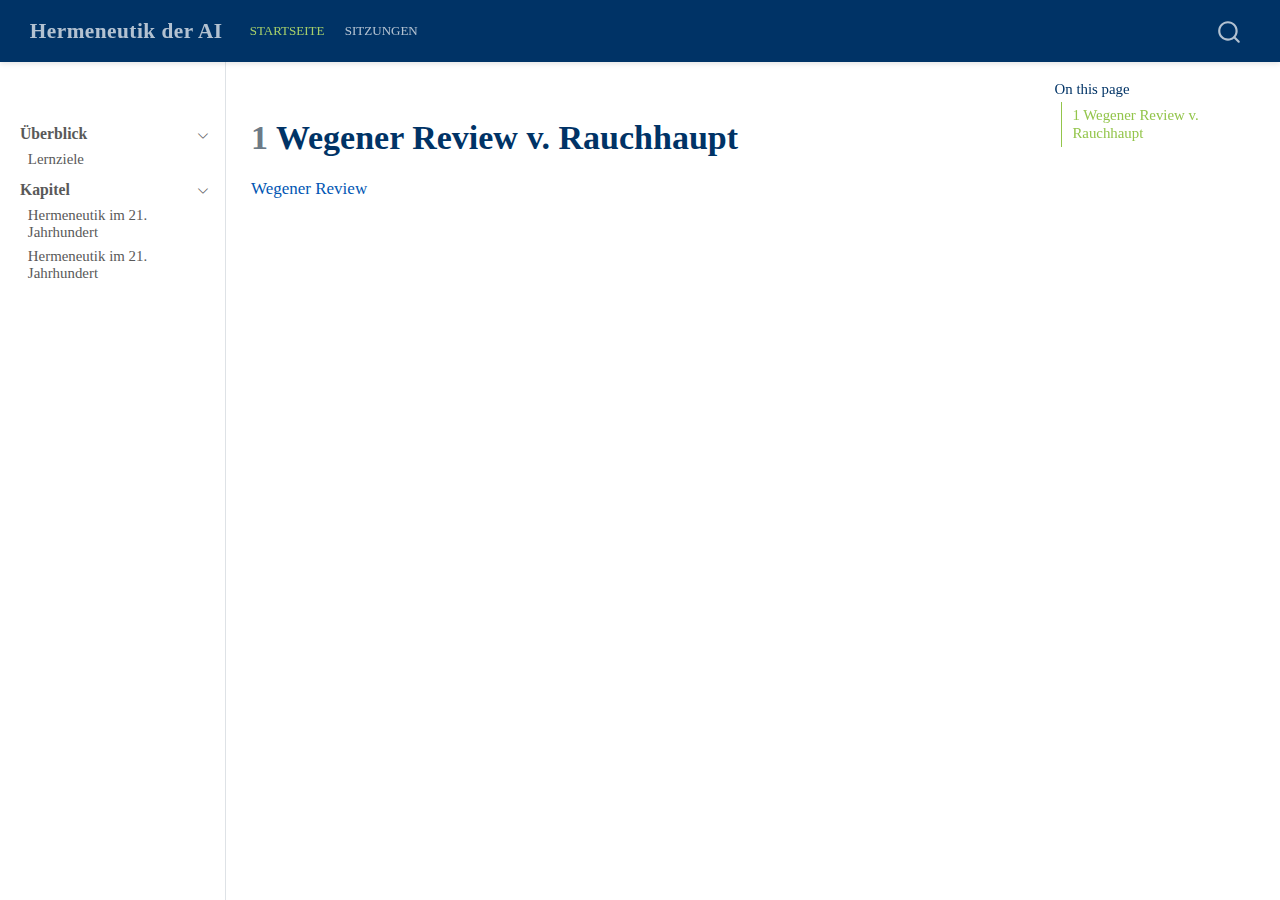
<file: sitzung.html>
<!DOCTYPE html>
<html xmlns="http://www.w3.org/1999/xhtml" lang="en" xml:lang="en"><head>

<meta charset="utf-8">
<meta name="generator" content="quarto-1.7.27">

<meta name="viewport" content="width=device-width, initial-scale=1.0, user-scalable=yes">


<title>sitzung – Hermeneutik der AI</title>
<style>
code{white-space: pre-wrap;}
span.smallcaps{font-variant: small-caps;}
div.columns{display: flex; gap: min(4vw, 1.5em);}
div.column{flex: auto; overflow-x: auto;}
div.hanging-indent{margin-left: 1.5em; text-indent: -1.5em;}
ul.task-list{list-style: none;}
ul.task-list li input[type="checkbox"] {
  width: 0.8em;
  margin: 0 0.8em 0.2em -1em; /* quarto-specific, see https://github.com/quarto-dev/quarto-cli/issues/4556 */ 
  vertical-align: middle;
}
</style>


<script src="site_libs/quarto-nav/quarto-nav.js"></script>
<script src="site_libs/quarto-nav/headroom.min.js"></script>
<script src="site_libs/clipboard/clipboard.min.js"></script>
<script src="site_libs/quarto-search/autocomplete.umd.js"></script>
<script src="site_libs/quarto-search/fuse.min.js"></script>
<script src="site_libs/quarto-search/quarto-search.js"></script>
<meta name="quarto:offset" content="./">
<script src="site_libs/quarto-html/quarto.js" type="module"></script>
<script src="site_libs/quarto-html/tabsets/tabsets.js" type="module"></script>
<script src="site_libs/quarto-html/popper.min.js"></script>
<script src="site_libs/quarto-html/tippy.umd.min.js"></script>
<script src="site_libs/quarto-html/anchor.min.js"></script>
<link href="site_libs/quarto-html/tippy.css" rel="stylesheet">
<link href="site_libs/quarto-html/quarto-syntax-highlighting-985aa47af68dae11cd4d235c71fb941e.css" rel="stylesheet" id="quarto-text-highlighting-styles">
<script src="site_libs/bootstrap/bootstrap.min.js"></script>
<link href="site_libs/bootstrap/bootstrap-icons.css" rel="stylesheet">
<link href="site_libs/bootstrap/bootstrap-aa19ef07380ad6a73b944ccdc372786b.min.css" rel="stylesheet" append-hash="true" id="quarto-bootstrap" data-mode="light">
<script id="quarto-search-options" type="application/json">{
  "location": "navbar",
  "copy-button": false,
  "collapse-after": 3,
  "panel-placement": "end",
  "type": "overlay",
  "limit": 50,
  "keyboard-shortcut": [
    "f",
    "/",
    "s"
  ],
  "show-item-context": false,
  "language": {
    "search-no-results-text": "No results",
    "search-matching-documents-text": "matching documents",
    "search-copy-link-title": "Copy link to search",
    "search-hide-matches-text": "Hide additional matches",
    "search-more-match-text": "more match in this document",
    "search-more-matches-text": "more matches in this document",
    "search-clear-button-title": "Clear",
    "search-text-placeholder": "",
    "search-detached-cancel-button-title": "Cancel",
    "search-submit-button-title": "Submit",
    "search-label": "Search"
  }
}</script>


<link rel="stylesheet" href="styles.css">
</head>

<body class="nav-sidebar docked nav-fixed quarto-light">

<div id="quarto-search-results"></div>
  <header id="quarto-header" class="headroom fixed-top">
    <nav class="navbar navbar-expand-lg " data-bs-theme="dark">
      <div class="navbar-container container-fluid">
      <div class="navbar-brand-container mx-auto">
    <a class="navbar-brand" href="./index.html">
    <span class="navbar-title">Hermeneutik der AI</span>
    </a>
  </div>
            <div id="quarto-search" class="" title="Search"></div>
          <button class="navbar-toggler" type="button" data-bs-toggle="collapse" data-bs-target="#navbarCollapse" aria-controls="navbarCollapse" role="menu" aria-expanded="false" aria-label="Toggle navigation" onclick="if (window.quartoToggleHeadroom) { window.quartoToggleHeadroom(); }">
  <span class="navbar-toggler-icon"></span>
</button>
          <div class="collapse navbar-collapse" id="navbarCollapse">
            <ul class="navbar-nav navbar-nav-scroll me-auto">
  <li class="nav-item">
    <a class="nav-link active" href="./index.html" aria-current="page"> 
<span class="menu-text">Startseite</span></a>
  </li>  
  <li class="nav-item">
    <a class="nav-link" href="./sitzung.html"> 
<span class="menu-text">Sitzungen</span></a>
  </li>  
</ul>
          </div> <!-- /navcollapse -->
            <div class="quarto-navbar-tools">
</div>
      </div> <!-- /container-fluid -->
    </nav>
  <nav class="quarto-secondary-nav">
    <div class="container-fluid d-flex">
      <button type="button" class="quarto-btn-toggle btn" data-bs-toggle="collapse" role="button" data-bs-target=".quarto-sidebar-collapse-item" aria-controls="quarto-sidebar" aria-expanded="false" aria-label="Toggle sidebar navigation" onclick="if (window.quartoToggleHeadroom) { window.quartoToggleHeadroom(); }">
        <i class="bi bi-layout-text-sidebar-reverse"></i>
      </button>
        <nav class="quarto-page-breadcrumbs" aria-label="breadcrumb"><ol class="breadcrumb"></ol></nav>
        <a class="flex-grow-1" role="navigation" data-bs-toggle="collapse" data-bs-target=".quarto-sidebar-collapse-item" aria-controls="quarto-sidebar" aria-expanded="false" aria-label="Toggle sidebar navigation" onclick="if (window.quartoToggleHeadroom) { window.quartoToggleHeadroom(); }">      
        </a>
      <button type="button" class="btn quarto-search-button" aria-label="Search" onclick="window.quartoOpenSearch();">
        <i class="bi bi-search"></i>
      </button>
    </div>
  </nav>
</header>
<!-- content -->
<div id="quarto-content" class="quarto-container page-columns page-rows-contents page-layout-article page-navbar">
<!-- sidebar -->
  <nav id="quarto-sidebar" class="sidebar collapse collapse-horizontal quarto-sidebar-collapse-item sidebar-navigation docked overflow-auto">
        <div class="mt-2 flex-shrink-0 align-items-center">
        <div class="sidebar-search">
        <div id="quarto-search" class="" title="Search"></div>
        </div>
        </div>
    <div class="sidebar-menu-container"> 
    <ul class="list-unstyled mt-1">
        <li class="sidebar-item sidebar-item-section">
      <div class="sidebar-item-container"> 
            <a class="sidebar-item-text sidebar-link text-start" data-bs-toggle="collapse" data-bs-target="#quarto-sidebar-section-1" role="navigation" aria-expanded="true">
 <span class="menu-text"><strong>Überblick</strong></span></a>
          <a class="sidebar-item-toggle text-start" data-bs-toggle="collapse" data-bs-target="#quarto-sidebar-section-1" role="navigation" aria-expanded="true" aria-label="Toggle section">
            <i class="bi bi-chevron-right ms-2"></i>
          </a> 
      </div>
      <ul id="quarto-sidebar-section-1" class="collapse list-unstyled sidebar-section depth1 show">  
          <li class="sidebar-item">
  <div class="sidebar-item-container"> 
  <a href="./index.html" class="sidebar-item-text sidebar-link">
 <span class="menu-text">Lernziele</span></a>
  </div>
</li>
      </ul>
  </li>
        <li class="sidebar-item sidebar-item-section">
      <div class="sidebar-item-container"> 
            <a class="sidebar-item-text sidebar-link text-start" data-bs-toggle="collapse" data-bs-target="#quarto-sidebar-section-2" role="navigation" aria-expanded="true">
 <span class="menu-text"><strong>Kapitel</strong></span></a>
          <a class="sidebar-item-toggle text-start" data-bs-toggle="collapse" data-bs-target="#quarto-sidebar-section-2" role="navigation" aria-expanded="true" aria-label="Toggle section">
            <i class="bi bi-chevron-right ms-2"></i>
          </a> 
      </div>
      <ul id="quarto-sidebar-section-2" class="collapse list-unstyled sidebar-section depth1 show">  
          <li class="sidebar-item">
  <div class="sidebar-item-container"> 
  <a href="./SeminarHerm1.html" class="sidebar-item-text sidebar-link">
 <span class="menu-text">Hermeneutik im 21. Jahrhundert</span></a>
  </div>
</li>
          <li class="sidebar-item">
  <div class="sidebar-item-container"> 
  <a href="./SeminarHerm2.html" class="sidebar-item-text sidebar-link">
 <span class="menu-text">Hermeneutik im 21. Jahrhundert</span></a>
  </div>
</li>
      </ul>
  </li>
    </ul>
    </div>
</nav>
<div id="quarto-sidebar-glass" class="quarto-sidebar-collapse-item" data-bs-toggle="collapse" data-bs-target=".quarto-sidebar-collapse-item"></div>
<!-- margin-sidebar -->
    <div id="quarto-margin-sidebar" class="sidebar margin-sidebar">
        <nav id="TOC" role="doc-toc" class="toc-active">
    <h2 id="toc-title">On this page</h2>
   
  <ul>
  <li><a href="#wegener-review-v.-rauchhaupt" id="toc-wegener-review-v.-rauchhaupt" class="nav-link active" data-scroll-target="#wegener-review-v.-rauchhaupt"><span class="header-section-number">1</span> Wegener Review v. Rauchhaupt</a></li>
  </ul>
</nav>
    </div>
<!-- main -->
<main class="content" id="quarto-document-content"><header id="title-block-header" class="quarto-title-block"></header>




<section id="wegener-review-v.-rauchhaupt" class="level1" data-number="1">
<h1 data-number="1"><span class="header-section-number">1</span> Wegener Review v. Rauchhaupt</h1>
<p><a href="wegener.pdf">Wegener Review</a></p>


</section>

</main> <!-- /main -->
<script id="quarto-html-after-body" type="application/javascript">
  window.document.addEventListener("DOMContentLoaded", function (event) {
    const icon = "";
    const anchorJS = new window.AnchorJS();
    anchorJS.options = {
      placement: 'right',
      icon: icon
    };
    anchorJS.add('.anchored');
    const isCodeAnnotation = (el) => {
      for (const clz of el.classList) {
        if (clz.startsWith('code-annotation-')) {                     
          return true;
        }
      }
      return false;
    }
    const onCopySuccess = function(e) {
      // button target
      const button = e.trigger;
      // don't keep focus
      button.blur();
      // flash "checked"
      button.classList.add('code-copy-button-checked');
      var currentTitle = button.getAttribute("title");
      button.setAttribute("title", "Copied!");
      let tooltip;
      if (window.bootstrap) {
        button.setAttribute("data-bs-toggle", "tooltip");
        button.setAttribute("data-bs-placement", "left");
        button.setAttribute("data-bs-title", "Copied!");
        tooltip = new bootstrap.Tooltip(button, 
          { trigger: "manual", 
            customClass: "code-copy-button-tooltip",
            offset: [0, -8]});
        tooltip.show();    
      }
      setTimeout(function() {
        if (tooltip) {
          tooltip.hide();
          button.removeAttribute("data-bs-title");
          button.removeAttribute("data-bs-toggle");
          button.removeAttribute("data-bs-placement");
        }
        button.setAttribute("title", currentTitle);
        button.classList.remove('code-copy-button-checked');
      }, 1000);
      // clear code selection
      e.clearSelection();
    }
    const getTextToCopy = function(trigger) {
        const codeEl = trigger.previousElementSibling.cloneNode(true);
        for (const childEl of codeEl.children) {
          if (isCodeAnnotation(childEl)) {
            childEl.remove();
          }
        }
        return codeEl.innerText;
    }
    const clipboard = new window.ClipboardJS('.code-copy-button:not([data-in-quarto-modal])', {
      text: getTextToCopy
    });
    clipboard.on('success', onCopySuccess);
    if (window.document.getElementById('quarto-embedded-source-code-modal')) {
      const clipboardModal = new window.ClipboardJS('.code-copy-button[data-in-quarto-modal]', {
        text: getTextToCopy,
        container: window.document.getElementById('quarto-embedded-source-code-modal')
      });
      clipboardModal.on('success', onCopySuccess);
    }
      var localhostRegex = new RegExp(/^(?:http|https):\/\/localhost\:?[0-9]*\//);
      var mailtoRegex = new RegExp(/^mailto:/);
        var filterRegex = new RegExp("https:\/\/grasshoff\.github\.io\/hermeneutik\/");
      var isInternal = (href) => {
          return filterRegex.test(href) || localhostRegex.test(href) || mailtoRegex.test(href);
      }
      // Inspect non-navigation links and adorn them if external
     var links = window.document.querySelectorAll('a[href]:not(.nav-link):not(.navbar-brand):not(.toc-action):not(.sidebar-link):not(.sidebar-item-toggle):not(.pagination-link):not(.no-external):not([aria-hidden]):not(.dropdown-item):not(.quarto-navigation-tool):not(.about-link)');
      for (var i=0; i<links.length; i++) {
        const link = links[i];
        if (!isInternal(link.href)) {
          // undo the damage that might have been done by quarto-nav.js in the case of
          // links that we want to consider external
          if (link.dataset.originalHref !== undefined) {
            link.href = link.dataset.originalHref;
          }
            // target, if specified
            link.setAttribute("target", "_blank");
            if (link.getAttribute("rel") === null) {
              link.setAttribute("rel", "noopener");
            }
        }
      }
    function tippyHover(el, contentFn, onTriggerFn, onUntriggerFn) {
      const config = {
        allowHTML: true,
        maxWidth: 500,
        delay: 100,
        arrow: false,
        appendTo: function(el) {
            return el.parentElement;
        },
        interactive: true,
        interactiveBorder: 10,
        theme: 'quarto',
        placement: 'bottom-start',
      };
      if (contentFn) {
        config.content = contentFn;
      }
      if (onTriggerFn) {
        config.onTrigger = onTriggerFn;
      }
      if (onUntriggerFn) {
        config.onUntrigger = onUntriggerFn;
      }
      window.tippy(el, config); 
    }
    const noterefs = window.document.querySelectorAll('a[role="doc-noteref"]');
    for (var i=0; i<noterefs.length; i++) {
      const ref = noterefs[i];
      tippyHover(ref, function() {
        // use id or data attribute instead here
        let href = ref.getAttribute('data-footnote-href') || ref.getAttribute('href');
        try { href = new URL(href).hash; } catch {}
        const id = href.replace(/^#\/?/, "");
        const note = window.document.getElementById(id);
        if (note) {
          return note.innerHTML;
        } else {
          return "";
        }
      });
    }
    const xrefs = window.document.querySelectorAll('a.quarto-xref');
    const processXRef = (id, note) => {
      // Strip column container classes
      const stripColumnClz = (el) => {
        el.classList.remove("page-full", "page-columns");
        if (el.children) {
          for (const child of el.children) {
            stripColumnClz(child);
          }
        }
      }
      stripColumnClz(note)
      if (id === null || id.startsWith('sec-')) {
        // Special case sections, only their first couple elements
        const container = document.createElement("div");
        if (note.children && note.children.length > 2) {
          container.appendChild(note.children[0].cloneNode(true));
          for (let i = 1; i < note.children.length; i++) {
            const child = note.children[i];
            if (child.tagName === "P" && child.innerText === "") {
              continue;
            } else {
              container.appendChild(child.cloneNode(true));
              break;
            }
          }
          if (window.Quarto?.typesetMath) {
            window.Quarto.typesetMath(container);
          }
          return container.innerHTML
        } else {
          if (window.Quarto?.typesetMath) {
            window.Quarto.typesetMath(note);
          }
          return note.innerHTML;
        }
      } else {
        // Remove any anchor links if they are present
        const anchorLink = note.querySelector('a.anchorjs-link');
        if (anchorLink) {
          anchorLink.remove();
        }
        if (window.Quarto?.typesetMath) {
          window.Quarto.typesetMath(note);
        }
        if (note.classList.contains("callout")) {
          return note.outerHTML;
        } else {
          return note.innerHTML;
        }
      }
    }
    for (var i=0; i<xrefs.length; i++) {
      const xref = xrefs[i];
      tippyHover(xref, undefined, function(instance) {
        instance.disable();
        let url = xref.getAttribute('href');
        let hash = undefined; 
        if (url.startsWith('#')) {
          hash = url;
        } else {
          try { hash = new URL(url).hash; } catch {}
        }
        if (hash) {
          const id = hash.replace(/^#\/?/, "");
          const note = window.document.getElementById(id);
          if (note !== null) {
            try {
              const html = processXRef(id, note.cloneNode(true));
              instance.setContent(html);
            } finally {
              instance.enable();
              instance.show();
            }
          } else {
            // See if we can fetch this
            fetch(url.split('#')[0])
            .then(res => res.text())
            .then(html => {
              const parser = new DOMParser();
              const htmlDoc = parser.parseFromString(html, "text/html");
              const note = htmlDoc.getElementById(id);
              if (note !== null) {
                const html = processXRef(id, note);
                instance.setContent(html);
              } 
            }).finally(() => {
              instance.enable();
              instance.show();
            });
          }
        } else {
          // See if we can fetch a full url (with no hash to target)
          // This is a special case and we should probably do some content thinning / targeting
          fetch(url)
          .then(res => res.text())
          .then(html => {
            const parser = new DOMParser();
            const htmlDoc = parser.parseFromString(html, "text/html");
            const note = htmlDoc.querySelector('main.content');
            if (note !== null) {
              // This should only happen for chapter cross references
              // (since there is no id in the URL)
              // remove the first header
              if (note.children.length > 0 && note.children[0].tagName === "HEADER") {
                note.children[0].remove();
              }
              const html = processXRef(null, note);
              instance.setContent(html);
            } 
          }).finally(() => {
            instance.enable();
            instance.show();
          });
        }
      }, function(instance) {
      });
    }
        let selectedAnnoteEl;
        const selectorForAnnotation = ( cell, annotation) => {
          let cellAttr = 'data-code-cell="' + cell + '"';
          let lineAttr = 'data-code-annotation="' +  annotation + '"';
          const selector = 'span[' + cellAttr + '][' + lineAttr + ']';
          return selector;
        }
        const selectCodeLines = (annoteEl) => {
          const doc = window.document;
          const targetCell = annoteEl.getAttribute("data-target-cell");
          const targetAnnotation = annoteEl.getAttribute("data-target-annotation");
          const annoteSpan = window.document.querySelector(selectorForAnnotation(targetCell, targetAnnotation));
          const lines = annoteSpan.getAttribute("data-code-lines").split(",");
          const lineIds = lines.map((line) => {
            return targetCell + "-" + line;
          })
          let top = null;
          let height = null;
          let parent = null;
          if (lineIds.length > 0) {
              //compute the position of the single el (top and bottom and make a div)
              const el = window.document.getElementById(lineIds[0]);
              top = el.offsetTop;
              height = el.offsetHeight;
              parent = el.parentElement.parentElement;
            if (lineIds.length > 1) {
              const lastEl = window.document.getElementById(lineIds[lineIds.length - 1]);
              const bottom = lastEl.offsetTop + lastEl.offsetHeight;
              height = bottom - top;
            }
            if (top !== null && height !== null && parent !== null) {
              // cook up a div (if necessary) and position it 
              let div = window.document.getElementById("code-annotation-line-highlight");
              if (div === null) {
                div = window.document.createElement("div");
                div.setAttribute("id", "code-annotation-line-highlight");
                div.style.position = 'absolute';
                parent.appendChild(div);
              }
              div.style.top = top - 2 + "px";
              div.style.height = height + 4 + "px";
              div.style.left = 0;
              let gutterDiv = window.document.getElementById("code-annotation-line-highlight-gutter");
              if (gutterDiv === null) {
                gutterDiv = window.document.createElement("div");
                gutterDiv.setAttribute("id", "code-annotation-line-highlight-gutter");
                gutterDiv.style.position = 'absolute';
                const codeCell = window.document.getElementById(targetCell);
                const gutter = codeCell.querySelector('.code-annotation-gutter');
                gutter.appendChild(gutterDiv);
              }
              gutterDiv.style.top = top - 2 + "px";
              gutterDiv.style.height = height + 4 + "px";
            }
            selectedAnnoteEl = annoteEl;
          }
        };
        const unselectCodeLines = () => {
          const elementsIds = ["code-annotation-line-highlight", "code-annotation-line-highlight-gutter"];
          elementsIds.forEach((elId) => {
            const div = window.document.getElementById(elId);
            if (div) {
              div.remove();
            }
          });
          selectedAnnoteEl = undefined;
        };
          // Handle positioning of the toggle
      window.addEventListener(
        "resize",
        throttle(() => {
          elRect = undefined;
          if (selectedAnnoteEl) {
            selectCodeLines(selectedAnnoteEl);
          }
        }, 10)
      );
      function throttle(fn, ms) {
      let throttle = false;
      let timer;
        return (...args) => {
          if(!throttle) { // first call gets through
              fn.apply(this, args);
              throttle = true;
          } else { // all the others get throttled
              if(timer) clearTimeout(timer); // cancel #2
              timer = setTimeout(() => {
                fn.apply(this, args);
                timer = throttle = false;
              }, ms);
          }
        };
      }
        // Attach click handler to the DT
        const annoteDls = window.document.querySelectorAll('dt[data-target-cell]');
        for (const annoteDlNode of annoteDls) {
          annoteDlNode.addEventListener('click', (event) => {
            const clickedEl = event.target;
            if (clickedEl !== selectedAnnoteEl) {
              unselectCodeLines();
              const activeEl = window.document.querySelector('dt[data-target-cell].code-annotation-active');
              if (activeEl) {
                activeEl.classList.remove('code-annotation-active');
              }
              selectCodeLines(clickedEl);
              clickedEl.classList.add('code-annotation-active');
            } else {
              // Unselect the line
              unselectCodeLines();
              clickedEl.classList.remove('code-annotation-active');
            }
          });
        }
    const findCites = (el) => {
      const parentEl = el.parentElement;
      if (parentEl) {
        const cites = parentEl.dataset.cites;
        if (cites) {
          return {
            el,
            cites: cites.split(' ')
          };
        } else {
          return findCites(el.parentElement)
        }
      } else {
        return undefined;
      }
    };
    var bibliorefs = window.document.querySelectorAll('a[role="doc-biblioref"]');
    for (var i=0; i<bibliorefs.length; i++) {
      const ref = bibliorefs[i];
      const citeInfo = findCites(ref);
      if (citeInfo) {
        tippyHover(citeInfo.el, function() {
          var popup = window.document.createElement('div');
          citeInfo.cites.forEach(function(cite) {
            var citeDiv = window.document.createElement('div');
            citeDiv.classList.add('hanging-indent');
            citeDiv.classList.add('csl-entry');
            var biblioDiv = window.document.getElementById('ref-' + cite);
            if (biblioDiv) {
              citeDiv.innerHTML = biblioDiv.innerHTML;
            }
            popup.appendChild(citeDiv);
          });
          return popup.innerHTML;
        });
      }
    }
  });
  </script>
</div> <!-- /content -->




</body></html>
</file>
<file: site_libs/quarto-html/tippy.css>
.tippy-box[data-animation=fade][data-state=hidden]{opacity:0}[data-tippy-root]{max-width:calc(100vw - 10px)}.tippy-box{position:relative;background-color:#333;color:#fff;border-radius:4px;font-size:14px;line-height:1.4;white-space:normal;outline:0;transition-property:transform,visibility,opacity}.tippy-box[data-placement^=top]>.tippy-arrow{bottom:0}.tippy-box[data-placement^=top]>.tippy-arrow:before{bottom:-7px;left:0;border-width:8px 8px 0;border-top-color:initial;transform-origin:center top}.tippy-box[data-placement^=bottom]>.tippy-arrow{top:0}.tippy-box[data-placement^=bottom]>.tippy-arrow:before{top:-7px;left:0;border-width:0 8px 8px;border-bottom-color:initial;transform-origin:center bottom}.tippy-box[data-placement^=left]>.tippy-arrow{right:0}.tippy-box[data-placement^=left]>.tippy-arrow:before{border-width:8px 0 8px 8px;border-left-color:initial;right:-7px;transform-origin:center left}.tippy-box[data-placement^=right]>.tippy-arrow{left:0}.tippy-box[data-placement^=right]>.tippy-arrow:before{left:-7px;border-width:8px 8px 8px 0;border-right-color:initial;transform-origin:center right}.tippy-box[data-inertia][data-state=visible]{transition-timing-function:cubic-bezier(.54,1.5,.38,1.11)}.tippy-arrow{width:16px;height:16px;color:#333}.tippy-arrow:before{content:"";position:absolute;border-color:transparent;border-style:solid}.tippy-content{position:relative;padding:5px 9px;z-index:1}
</file>
<file: site_libs/quarto-html/quarto-syntax-highlighting-985aa47af68dae11cd4d235c71fb941e.css>
/* quarto syntax highlight colors */
:root {
  --quarto-hl-ot-color: #003B4F;
  --quarto-hl-at-color: #657422;
  --quarto-hl-ss-color: #20794D;
  --quarto-hl-an-color: #5E5E5E;
  --quarto-hl-fu-color: #4758AB;
  --quarto-hl-st-color: #20794D;
  --quarto-hl-cf-color: #003B4F;
  --quarto-hl-op-color: #5E5E5E;
  --quarto-hl-er-color: #AD0000;
  --quarto-hl-bn-color: #AD0000;
  --quarto-hl-al-color: #AD0000;
  --quarto-hl-va-color: #111111;
  --quarto-hl-bu-color: inherit;
  --quarto-hl-ex-color: inherit;
  --quarto-hl-pp-color: #AD0000;
  --quarto-hl-in-color: #5E5E5E;
  --quarto-hl-vs-color: #20794D;
  --quarto-hl-wa-color: #5E5E5E;
  --quarto-hl-do-color: #5E5E5E;
  --quarto-hl-im-color: #00769E;
  --quarto-hl-ch-color: #20794D;
  --quarto-hl-dt-color: #AD0000;
  --quarto-hl-fl-color: #AD0000;
  --quarto-hl-co-color: #5E5E5E;
  --quarto-hl-cv-color: #5E5E5E;
  --quarto-hl-cn-color: #8f5902;
  --quarto-hl-sc-color: #5E5E5E;
  --quarto-hl-dv-color: #AD0000;
  --quarto-hl-kw-color: #003B4F;
}

/* other quarto variables */
:root {
  --quarto-font-monospace: SFMono-Regular, Menlo, Monaco, Consolas, "Liberation Mono", "Courier New", monospace;
}

/* syntax highlight based on Pandoc's rules */
pre > code.sourceCode > span {
  color: #003B4F;
}

code.sourceCode > span {
  color: #003B4F;
}

div.sourceCode,
div.sourceCode pre.sourceCode {
  color: #003B4F;
}

/* Normal */
code span {
  color: #003B4F;
}

/* Alert */
code span.al {
  color: #AD0000;
  font-style: inherit;
}

/* Annotation */
code span.an {
  color: #5E5E5E;
  font-style: inherit;
}

/* Attribute */
code span.at {
  color: #657422;
  font-style: inherit;
}

/* BaseN */
code span.bn {
  color: #AD0000;
  font-style: inherit;
}

/* BuiltIn */
code span.bu {
  font-style: inherit;
}

/* ControlFlow */
code span.cf {
  color: #003B4F;
  font-weight: bold;
  font-style: inherit;
}

/* Char */
code span.ch {
  color: #20794D;
  font-style: inherit;
}

/* Constant */
code span.cn {
  color: #8f5902;
  font-style: inherit;
}

/* Comment */
code span.co {
  color: #5E5E5E;
  font-style: inherit;
}

/* CommentVar */
code span.cv {
  color: #5E5E5E;
  font-style: italic;
}

/* Documentation */
code span.do {
  color: #5E5E5E;
  font-style: italic;
}

/* DataType */
code span.dt {
  color: #AD0000;
  font-style: inherit;
}

/* DecVal */
code span.dv {
  color: #AD0000;
  font-style: inherit;
}

/* Error */
code span.er {
  color: #AD0000;
  font-style: inherit;
}

/* Extension */
code span.ex {
  font-style: inherit;
}

/* Float */
code span.fl {
  color: #AD0000;
  font-style: inherit;
}

/* Function */
code span.fu {
  color: #4758AB;
  font-style: inherit;
}

/* Import */
code span.im {
  color: #00769E;
  font-style: inherit;
}

/* Information */
code span.in {
  color: #5E5E5E;
  font-style: inherit;
}

/* Keyword */
code span.kw {
  color: #003B4F;
  font-weight: bold;
  font-style: inherit;
}

/* Operator */
code span.op {
  color: #5E5E5E;
  font-style: inherit;
}

/* Other */
code span.ot {
  color: #003B4F;
  font-style: inherit;
}

/* Preprocessor */
code span.pp {
  color: #AD0000;
  font-style: inherit;
}

/* SpecialChar */
code span.sc {
  color: #5E5E5E;
  font-style: inherit;
}

/* SpecialString */
code span.ss {
  color: #20794D;
  font-style: inherit;
}

/* String */
code span.st {
  color: #20794D;
  font-style: inherit;
}

/* Variable */
code span.va {
  color: #111111;
  font-style: inherit;
}

/* VerbatimString */
code span.vs {
  color: #20794D;
  font-style: inherit;
}

/* Warning */
code span.wa {
  color: #5E5E5E;
  font-style: italic;
}

.prevent-inlining {
  content: "</";
}

/*# sourceMappingURL=32badd10cd2e2abee3c1d930e287fa2a.css.map */
</file>
<file: styles.css>
/*-- scss:defaults --*/
:root {
  --primary-color: #003366;
  --secondary-color: #6c757d;
  --accent-color: #8a2be2;
  --text-color: #333;
  --link-color: #0056b3;
  --heading-color: #003366;
  --bg-light: #f8f9fa;
}

/*-- scss:rules --*/
/* Global styles */
body {
  font-family: "Noto Serif", Georgia, serif;
  line-height: 1.6;
  color: var(--text-color);
}

h1, h2, h3, h4, h5, h6 {
  color: var(--heading-color);
  font-weight: 700;
  margin-top: 1.5rem;
  margin-bottom: 1rem;
}

a {
  color: var(--link-color);
  text-decoration: none;
}

a:hover {
  text-decoration: underline;
}

/* Navigation */
.navbar {
  box-shadow: 0 2px 5px rgba(0, 0, 0, 0.1);
}

.navbar-title {
  font-weight: 700;
  letter-spacing: 0.5px;
}

.navbar-nav .nav-link {
  font-weight: 500;
}

/* Custom top banner */
body::before {
  content: "";
  display: block;
  height: 5px;
  background-color: var(--primary-color);
  position: fixed;
  top: 0;
  left: 0;
  right: 0;
  z-index: 1100;
}

/* Blockquotes */
blockquote {
  border-left: 4px solid var(--primary-color);
  padding-left: 1rem;
  font-style: italic;
  color: var(--secondary-color);
}

/* Code blocks */
pre, code {
  border-radius: 3px;
}

/* Emphasis for important concepts */
.concept {
  font-weight: bold;
  color: var(--accent-color);
}

/* Footer */
.footer {
  margin-top: 2rem;
  padding: 1rem 0;
  border-top: 1px solid #eee;
  text-align: center;
  font-size: 0.9rem;
  color: var(--secondary-color);
}

/* Print styles */
@media print {
  body {
    font-size: 11pt;
  }
  
  .navbar, .sidebar {
    display: none;
  }
  
  .main-content {
    width: 100%;
    margin: 0;
    padding: 0;
  }
}
</file>
